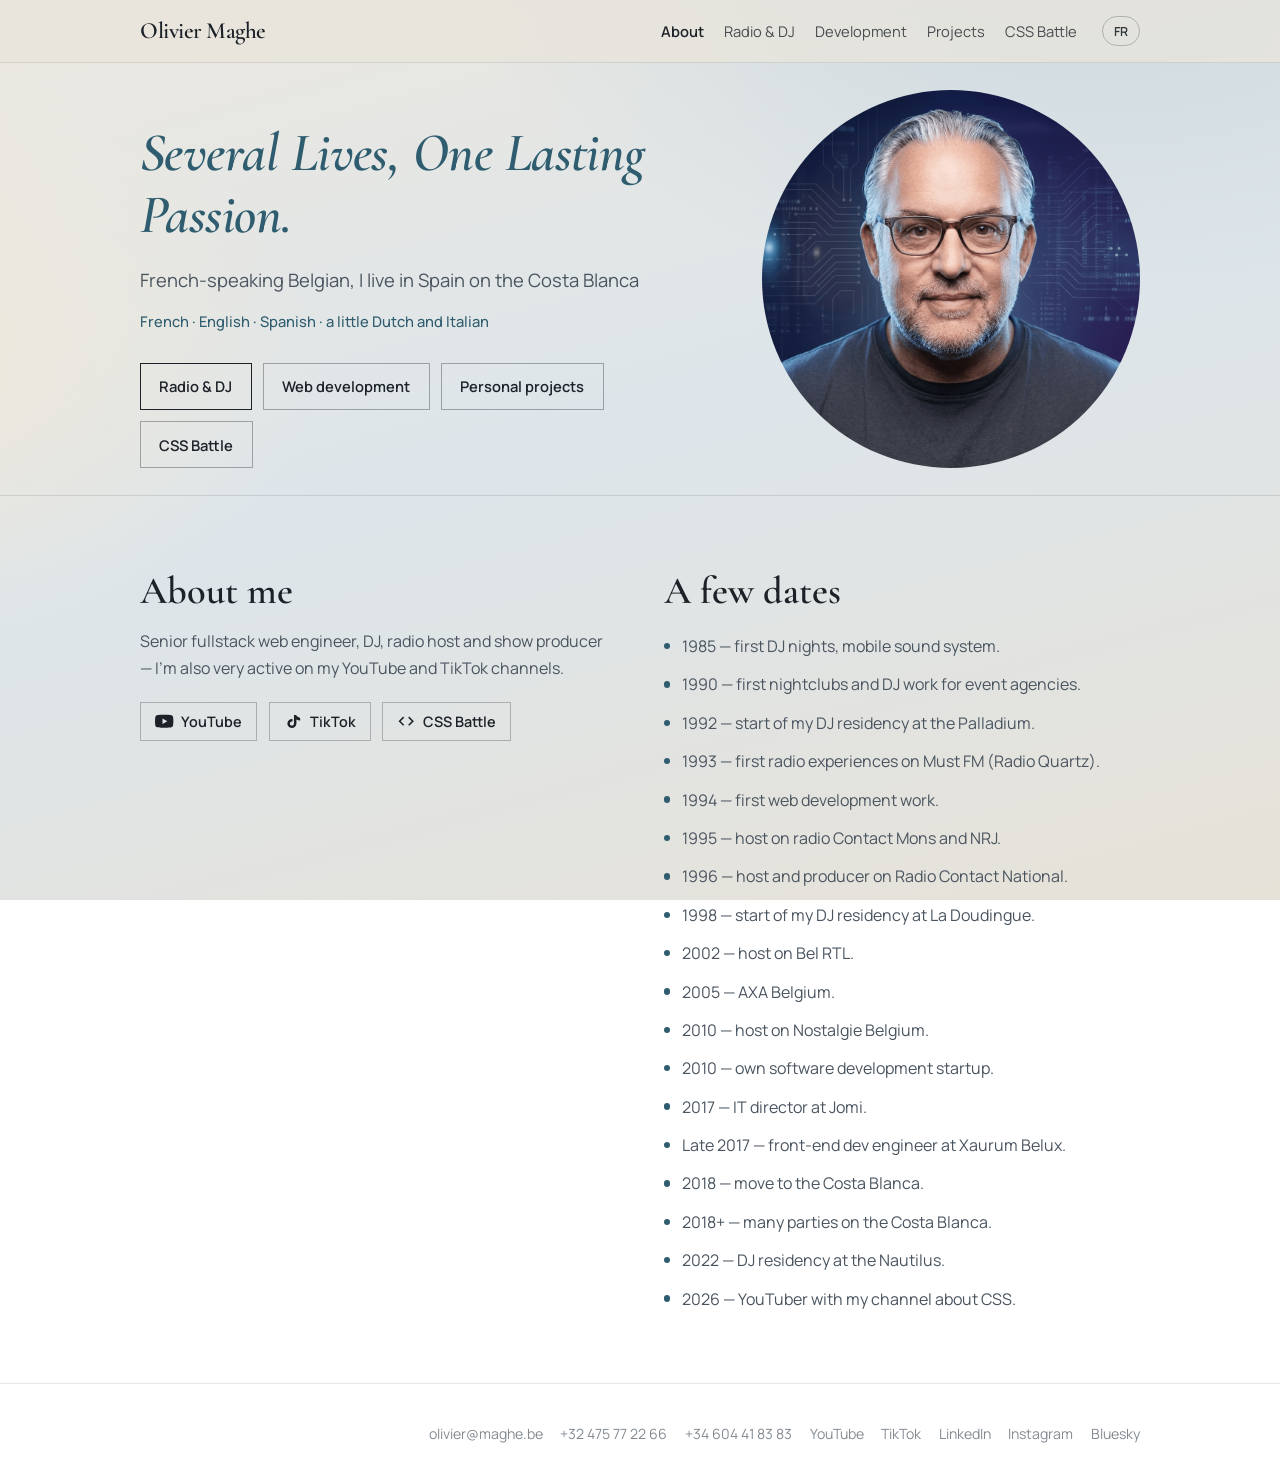
<file: index.html>
<!DOCTYPE html>
<html lang="fr">
<head>
  <meta charset="UTF-8">
  <meta name="viewport" content="width=device-width, initial-scale=1">
  <title>Olivier Maghe — Présentation</title>
  <meta name="description" content="Olivier Maghe, belge francophone installé sur la Costa Blanca. Musique, code et voyages.">
  <link rel="icon" href="images/oliviermaghe-avatar.png" type="image/png">
  <link rel="stylesheet" href="css/base.css">
  <link rel="stylesheet" href="css/presentation.css">
  <script defer src="https://stats.oliviermaghe.com/script.js" data-website-id="4e92ca2d-2685-4aad-9cf3-33c216ab6a5a"></script>
</head>
<body class="page-home" data-title-key="home.metaTitle" data-desc-key="home.metaDesc">
  <header class="site-header">
    <a class="brand" href="index.html">Olivier Maghe</a>
    <button class="nav-toggle" type="button" data-nav-toggle aria-expanded="false" aria-controls="site-nav" aria-label="Menu">
      <span></span><span></span><span></span>
    </button>
    <nav class="site-nav" id="site-nav" data-nav-panel>
      <a href="index.html" aria-current="page" data-i18n="nav.home">Présentation</a>
      <a href="radio.html" data-i18n="nav.radio">Radio & DJ</a>
      <a href="web.html" data-i18n="nav.web">Développement</a>
      <a href="projets.html" data-i18n="nav.projects">Projets</a>
      <a href="css-battle.html" data-i18n="nav.cssbattle">CSS Battle</a>
      <button type="button" class="lang-toggle" data-lang-toggle>EN</button>
    </nav>
  </header>

  <main>
    <section class="hero">
      <div class="hero-copy">
        <h1 class="headline" data-i18n="home.headline">Plusieurs Vies, Une même passion.</h1>
        <p class="lead" data-i18n="home.lead">Belge francophone, je vis en Espagne sur la Costa Blanca</p>
        <p class="langs" data-i18n="home.langs">Français · Anglais · Espagnol · un peu de néerlandais et d’italien</p>
        <div class="cta-row">
          <a class="cta" href="radio.html" data-i18n="home.ctaRadio">Radio & DJ</a>
          <a class="cta cta-ghost" href="web.html" data-i18n="home.ctaWeb">Développement web</a>
          <a class="cta cta-ghost" href="projets.html" data-i18n="home.ctaProjects">Projets personnels</a>
          <a class="cta cta-ghost" href="css-battle.html" data-i18n="home.ctaCssbattle">CSS Battle</a>
        </div>
      </div>
      <div class="hero-visual" aria-hidden="false">
        <img src="images/oliviermaghe-avatar.png" alt="Portrait d’Olivier Maghe" width="1024" height="1024">
      </div>
    </section>

    <section class="section">
      <div class="section-grid">
        <div class="about-block" data-reveal>
          <h2 data-i18n="home.aboutTitle">Qui suis-je</h2>
          <p data-i18n="home.aboutBody">Ingénieur Web senior fullstack, DJ, animateur radio, producteur de spectacles, je suis aussi très actif sur ma chaîne YouTube et TikTok.</p>
          <div class="about-socials">
            <a href="https://www.youtube.com/@oliviermaghe" target="_blank" rel="noopener">
              <svg class="about-social-icon" viewBox="0 0 24 24" aria-hidden="true" focusable="false">
                <path d="M23.5 6.2a3 3 0 0 0-2.1-2.1C19.5 3.5 12 3.5 12 3.5s-7.5 0-9.4.6A3 3 0 0 0 .5 6.2 31.5 31.5 0 0 0 0 12a31.5 31.5 0 0 0 .5 5.8 3 3 0 0 0 2.1 2.1c1.9.6 9.4.6 9.4.6s7.5 0 9.4-.6a3 3 0 0 0 2.1-2.1A31.5 31.5 0 0 0 24 12a31.5 31.5 0 0 0-.5-5.8zM9.8 15.5v-7l6.3 3.5-6.3 3.5z"/>
              </svg>
              <span>YouTube</span>
            </a>
            <a href="https://www.tiktok.com/@cssavecoli" target="_blank" rel="noopener">
              <svg class="about-social-icon" viewBox="0 0 24 24" aria-hidden="true" focusable="false">
                <path d="M19.6 6.8A5.4 5.4 0 0 1 16.2 5V4h-3.2v11.1a2.7 2.7 0 1 1-1.9-2.6V9.2a5.9 5.9 0 1 0 5.1 5.8V9.7a8.5 8.5 0 0 0 4.9 1.5V8a5.4 5.4 0 0 1-1.5-1.2z"/>
              </svg>
              <span>TikTok</span>
            </a>
            <a href="css-battle.html">
              <svg class="about-social-icon" viewBox="0 0 24 24" aria-hidden="true" focusable="false">
                <path d="M9.4 16.6 4.8 12l4.6-4.6L8 6l-6 6 6 6 1.4-1.4zm5.2 0 4.6-4.6-4.6-4.6L16 6l6 6-6 6-1.4-1.4z"/>
              </svg>
              <span>CSS Battle</span>
            </a>
          </div>
        </div>

        <div class="section-milestones" data-reveal="delay">
          <h2 data-i18n="home.milestonesTitle">Quelques dates</h2>
          <ul class="milestones">
            <li data-i18n="home.m1985">1985 — premières soirées DJ, sono mobile.</li>
            <li data-i18n="home.m1990">1990 — premières discothèques et DJ pour des agences événementielles.</li>
            <li data-i18n="home.m1992">1992 — début de ma résidence DJ au Palladium.</li>
            <li data-i18n="home.m1993">1993 — premières expériences radio sur Must FM (Radio Quartz).</li>
            <li data-i18n="home.m1994">1994 — premiers développements web.</li>
            <li data-i18n="home.m1995">1995 — animateur sur radio Contact Mons et NRJ.</li>
            <li data-i18n="home.m1996">1996 — animateur et producteur sur Radio Contact National.</li>
            <li data-i18n="home.m1998">1998 — début de ma résidence DJ à La Doudingue.</li>
            <li data-i18n="home.m2002">2002 — animateur sur Bel RTL.</li>
            <li data-i18n="home.m2005">2005 — AXA Belgium.</li>
            <li data-i18n="home.m2010radio">2010 — animateur sur Nostalgie Belgique.</li>
            <li data-i18n="home.m2010">2010 — propre startup de développement informatique.</li>
            <li data-i18n="home.m2017">2017 — directeur informatique chez Jomi.</li>
            <li data-i18n="home.m2017b">Fin 2017 — front-end dev engineer chez Xaurum Belux.</li>
            <li data-i18n="home.m2018">2018 — installation sur la Costa Blanca.</li>
            <li data-i18n="home.m2018b">2018+ — nombreuses soirées sur la Costa Blanca.</li>
            <li data-i18n="home.m2022">2022 — résidence DJ au Nautilus.</li>
            <li data-i18n="home.m2026">2026 — youtubeur avec ma chaîne sur le CSS.</li>
          </ul>
        </div>
      </div>
    </section>
  </main>

  <footer class="site-footer">
    <div class="socials" aria-label="Réseaux sociaux">
      <a href="mailto:olivier@maghe.be">olivier@maghe.be</a>
      <a href="tel:+32475772266">+32 475 77 22 66</a>
      <a href="tel:+34604418383">+34 604 41 83 83</a>
      <a href="https://www.youtube.com/@oliviermaghe" target="_blank" rel="noopener">YouTube</a>
      <a href="https://www.tiktok.com/@cssavecoli" target="_blank" rel="noopener">TikTok</a>
      <a href="https://www.linkedin.com/in/oliviermaghe/" target="_blank" rel="noopener">LinkedIn</a>
      <a href="https://www.instagram.com/oliviermaghe" target="_blank" rel="noopener">Instagram</a>
      <a href="https://bsky.app/profile/oliviermaghe.bsky.social" target="_blank" rel="noopener">Bluesky</a>
    </div>
  </footer>

  <script src="js/i18n.js"></script>
  <script src="js/main.js"></script>
</body>
</html>
</file>
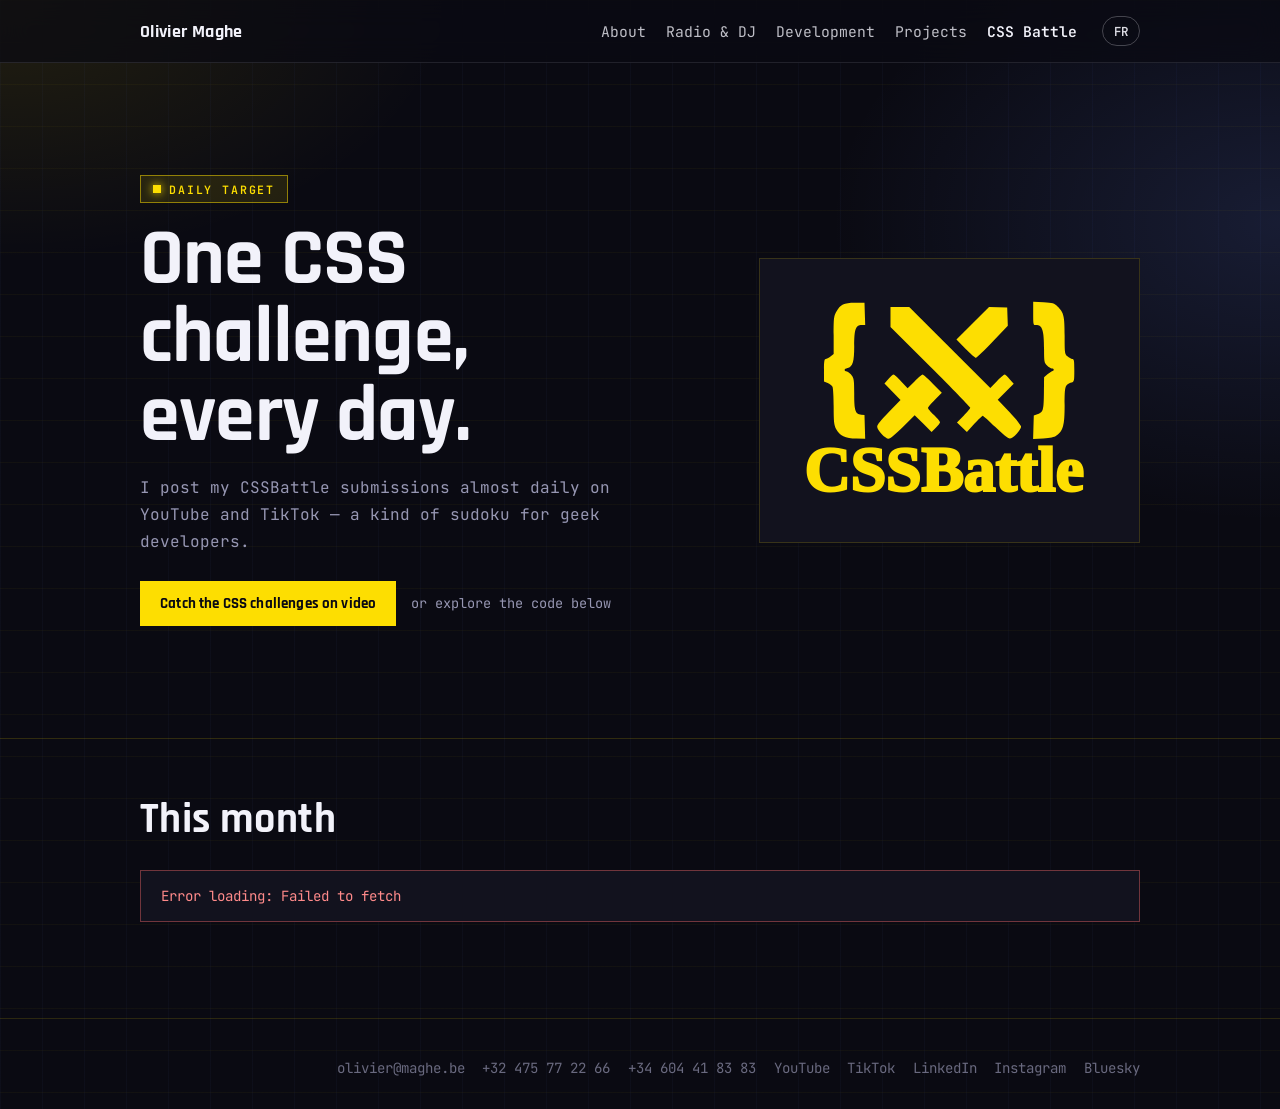
<file: css-battle.html>
<!DOCTYPE html>
<html lang="fr">
<head>
  <meta charset="UTF-8">
  <meta name="viewport" content="width=device-width, initial-scale=1">
  <title>Olivier Maghe — CSS Battle</title>
  <meta name="description" content="Un défi CSS par jour : chaque cible CSSBattle reproduite au pixel près avec le moins de caractères possible. Toutes mes soumissions, en direct depuis GitHub.">
  <link rel="icon" href="images/oliviermaghe-avatar.png" type="image/png">
  <!-- Partage réseaux sociaux : image régénérée à chaque Daily Target (Action du repo Olivier-cssbattles) -->
  <meta name="author" content="Olivier Maghe">
  <meta property="fb:app_id" content="1177195608321834">
  <meta property="og:type" content="website">
  <meta property="og:site_name" content="Olivier Maghe">
  <meta property="og:url" content="https://oliviermaghe.com/css-battle.html">
  <meta property="og:title" content="Olivier Maghe — CSS Battle">
  <meta property="og:description" content="Un défi CSS par jour : chaque cible CSSBattle reproduite au pixel près avec le moins de caractères possible. Toutes mes soumissions, en direct depuis GitHub.">
  <meta property="og:image" content="https://oliviermaghe.github.io/Olivier-cssbattles/og-latest.png">
  <meta property="og:image:width" content="1200">
  <meta property="og:image:height" content="630">
  <meta property="og:image:alt" content="Le dernier défi CSSBattle relevé par Olivier Maghe">
  <meta name="twitter:card" content="summary_large_image">
  <meta name="twitter:image" content="https://oliviermaghe.github.io/Olivier-cssbattles/og-latest.png">
  <link rel="stylesheet" href="css/base.css">
  <link rel="stylesheet" href="css/battle.css">
  <script defer src="https://stats.oliviermaghe.com/script.js" data-website-id="4e92ca2d-2685-4aad-9cf3-33c216ab6a5a"></script>
</head>
<body class="page-battle" data-title-key="cssbattle.metaTitle" data-desc-key="cssbattle.metaDesc">
  <header class="site-header">
    <a class="brand" href="index.html">Olivier Maghe</a>
    <button class="nav-toggle" type="button" data-nav-toggle aria-expanded="false" aria-controls="site-nav" aria-label="Menu">
      <span></span><span></span><span></span>
    </button>
    <nav class="site-nav" id="site-nav" data-nav-panel>
      <a href="index.html" data-i18n="nav.home">Présentation</a>
      <a href="radio.html" data-i18n="nav.radio">Radio & DJ</a>
      <a href="web.html" data-i18n="nav.web">Développement</a>
      <a href="projets.html" data-i18n="nav.projects">Projets</a>
      <a href="css-battle.html" aria-current="page" data-i18n="nav.cssbattle">CSS Battle</a>
      <button type="button" class="lang-toggle" data-lang-toggle>EN</button>
    </nav>
  </header>

  <main>
    <section class="battle-hero">
      <div class="battle-hero-content">
        <div class="battle-badge" data-i18n="cssbattle.badge">Daily target</div>
        <h1 class="headline" data-i18n="cssbattle.headline">Un défi CSS,
chaque jour.</h1>
        <p class="lead" data-i18n="cssbattle.lead">Je poste presque quotidiennement mes soumissions CSSBattle sur YouTube et TikTok — une sorte de sudoku pour geeks développeurs.</p>
        <div class="battle-hero-cta">
          <a class="battle-cta-btn" href="https://www.youtube.com/@oliviermaghe" target="_blank" rel="noopener">
            <span data-i18n="cssbattle.ctaVideo">Retrouvez les défis CSS en vidéo</span>
          </a>
          <span class="battle-cta-or" data-i18n="cssbattle.ctaOr">ou explorez les codes ci-dessous</span>
        </div>
      </div>
      <div class="battle-hero-logo" aria-hidden="true">
        <img src="images/logo-cssbattle.svg" alt="" width="500" height="348">
      </div>
    </section>

    <section class="battle-board" id="battle">
      <h2 data-i18n="cssbattle.currentTitle" data-reveal>Ce mois-ci</h2>

      <div class="battle-status" id="battleStatus">
        <p data-i18n="cssbattle.loading">Chargement des défis…</p>
      </div>

      <div class="battle-grid" id="battleGallery"></div>

      <section class="battle-archive" id="battleArchive" hidden>
        <h2 data-i18n="cssbattle.archiveTitle">Archives</h2>
        <div class="battle-archive-months" id="battleArchiveMonths"></div>
      </section>
    </section>
  </main>

  <footer class="site-footer">
    <div class="socials" aria-label="Réseaux sociaux">
      <a href="mailto:olivier@maghe.be">olivier@maghe.be</a>
      <a href="tel:+32475772266">+32 475 77 22 66</a>
      <a href="tel:+34604418383">+34 604 41 83 83</a>
      <a href="https://www.youtube.com/@oliviermaghe" target="_blank" rel="noopener">YouTube</a>
      <a href="https://www.tiktok.com/@cssavecoli" target="_blank" rel="noopener">TikTok</a>
      <a href="https://www.linkedin.com/in/oliviermaghe/" target="_blank" rel="noopener">LinkedIn</a>
      <a href="https://www.instagram.com/oliviermaghe" target="_blank" rel="noopener">Instagram</a>
      <a href="https://bsky.app/profile/oliviermaghe.bsky.social" target="_blank" rel="noopener">Bluesky</a>
    </div>
  </footer>

  <script src="js/i18n.js"></script>
  <script src="js/main.js"></script>
  <script src="js/cssbattle.js"></script>
</body>
</html>
</file>
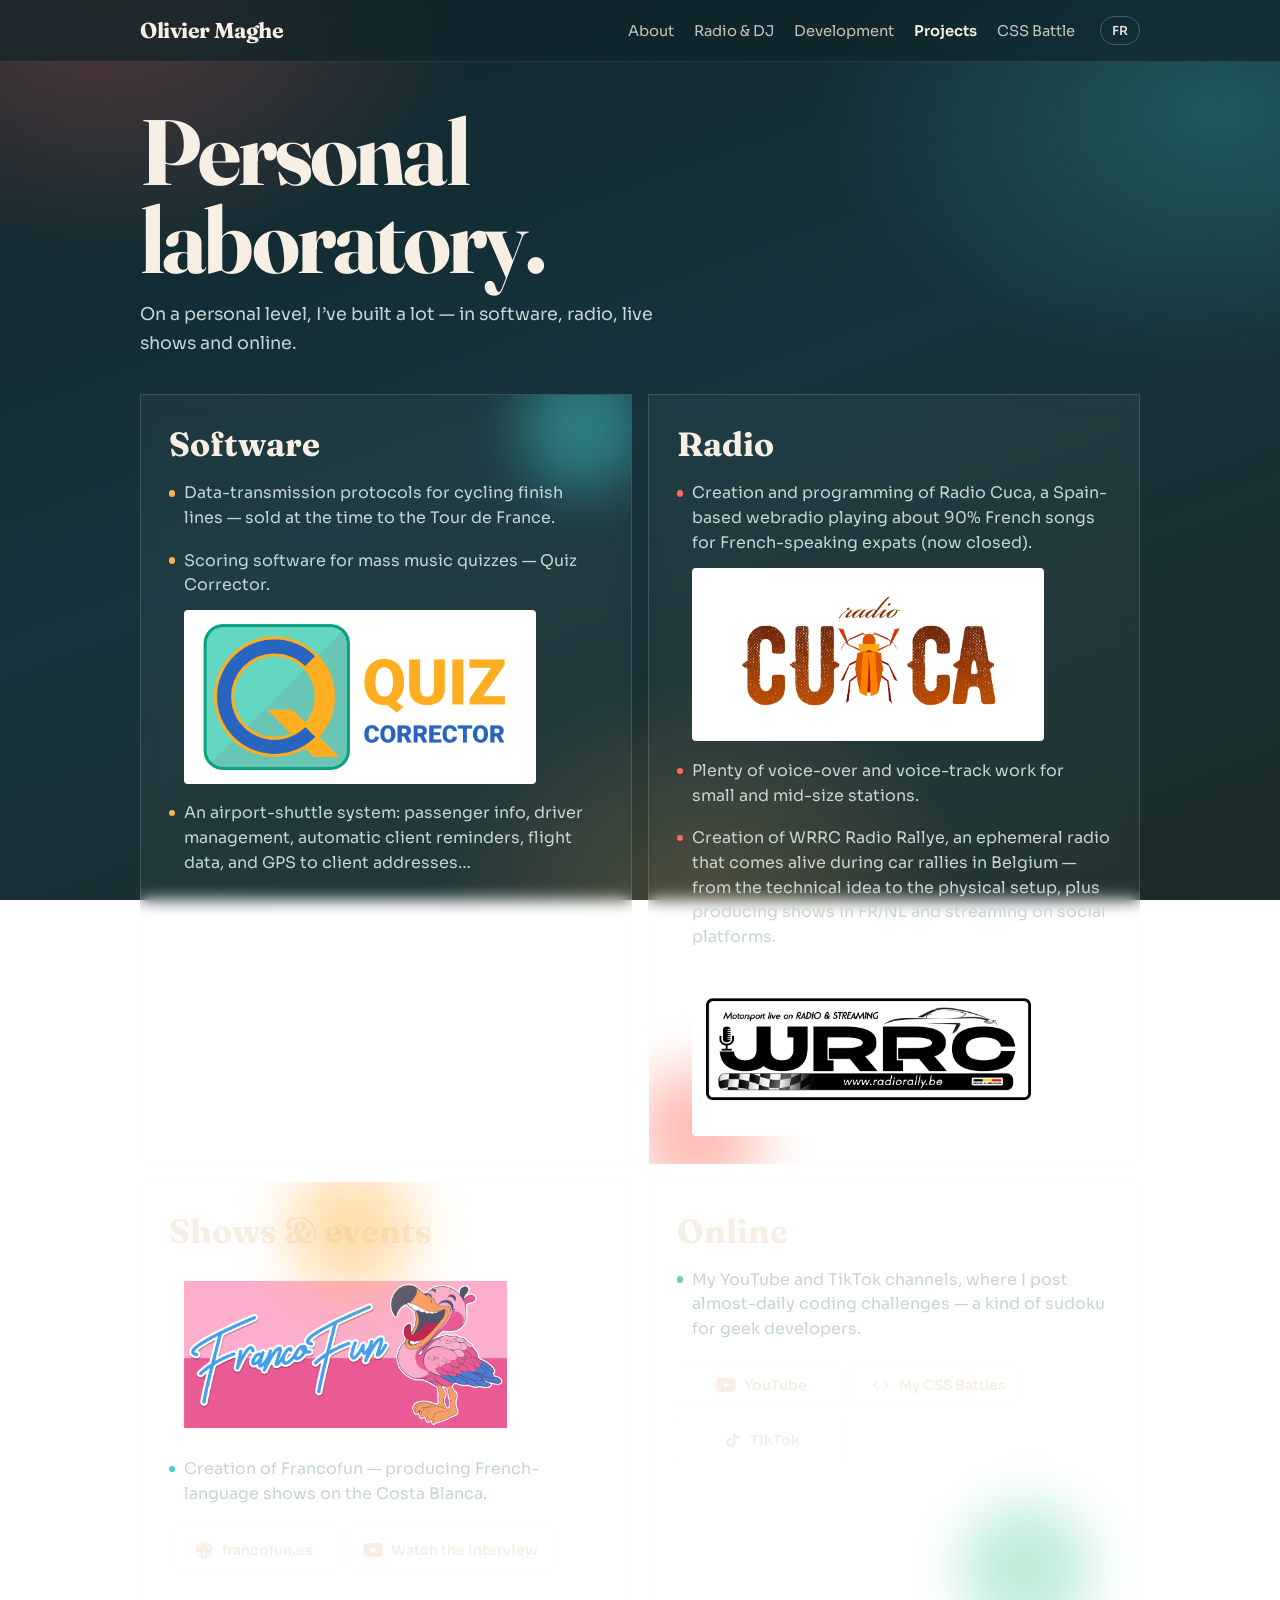
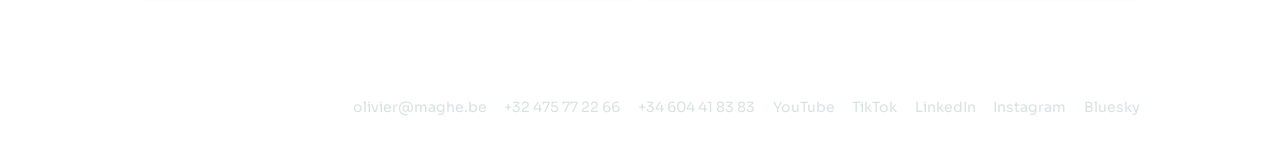
<file: projets.html>
<!DOCTYPE html>
<html lang="fr">
<head>
  <meta charset="UTF-8">
  <meta name="viewport" content="width=device-width, initial-scale=1">
  <title>Olivier Maghe — Projets personnels</title>
  <meta name="description" content="Informatique, radio, spectacles et défis CSS au quotidien.">
  <link rel="icon" href="images/oliviermaghe-avatar.png" type="image/png">
  <link rel="stylesheet" href="css/base.css">
  <link rel="stylesheet" href="css/projets.css">
  <script defer src="https://stats.oliviermaghe.com/script.js" data-website-id="4e92ca2d-2685-4aad-9cf3-33c216ab6a5a"></script>
</head>
<body class="page-projects" data-title-key="projects.metaTitle" data-desc-key="projects.metaDesc">
  <header class="site-header">
    <a class="brand" href="index.html">Olivier Maghe</a>
    <button class="nav-toggle" type="button" data-nav-toggle aria-expanded="false" aria-controls="site-nav" aria-label="Menu">
      <span></span><span></span><span></span>
    </button>
    <nav class="site-nav" id="site-nav" data-nav-panel>
      <a href="index.html" data-i18n="nav.home">Présentation</a>
      <a href="radio.html" data-i18n="nav.radio">Radio & DJ</a>
      <a href="web.html" data-i18n="nav.web">Développement</a>
      <a href="projets.html" aria-current="page" data-i18n="nav.projects">Projets</a>
      <a href="css-battle.html" data-i18n="nav.cssbattle">CSS Battle</a>
      <button type="button" class="lang-toggle" data-lang-toggle>EN</button>
    </nav>
  </header>

  <main>
    <section class="projects-hero">
      <h1 class="headline" data-i18n="projects.headline">Laboratoire
personnel.</h1>
      <p class="lead" data-i18n="projects.lead">À titre personnel, j’ai développé beaucoup de choses — en informatique, en radio, en spectacle et sur internet.</p>
    </section>

    <section class="project-board">
      <article class="project-block tech" data-reveal>
        <h2 data-i18n="projects.techTitle">Informatique</h2>
        <ul class="project-items">
          <li data-i18n="projects.tech1">Des protocoles de transmission de données pour les lignes d’arrivée des courses cyclistes — vendus à l’époque au Tour de France.</li>
          <li class="project-item-with-logo">
            <p data-i18n="projects.tech2">Un programme de correction de quiz musicaux, pour des jeux de masse.</p>
            <div class="project-logo">
              <img src="images/quizcorrector.png" alt="Quiz Corrector" width="1003" height="452">
            </div>
          </li>
          <li data-i18n="projects.tech3">Un programme de récolte d’informations pour des navettes aéroport (transport de personnes) et de gestion des chauffeurs : préparation automatique des rappels aux clients, consultation des données de vol, GPS automatique vers les adresses des clients…</li>
        </ul>
      </article>

      <article class="project-block radio" data-reveal="delay">
        <h2 data-i18n="projects.radioTitle">Radio</h2>
        <ul class="project-items">
          <li class="project-item-with-logo">
            <p data-i18n="projects.radio1">Création et programmation de Radio Cuca, une webradio basée en Espagne mais diffusant environ 90 % de chansons françaises pour les expatriés francophones (aventure terminée).</p>
            <div class="project-logo">
              <img src="images/Radio-Cuca.png" alt="Radio Cuca" width="1003" height="452">
            </div>
          </li>
          <li data-i18n="projects.radio2">Beaucoup de voix off et de voice-track pour des radios de petite et moyenne envergure.</li>
          <li class="project-item-with-logo">
            <p data-i18n="projects.radio3">Création de WRRC Radio Rallye, une radio éphémère qui prend vie lors des rallyes automobile en Belgique — de l’idée technique à la mise en place physique, jusqu’à la production des émissions en FR/NL et le streaming sur les réseaux sociaux.</p>
            <div class="project-logo">
              <img src="images/wrrc.png" alt="WRRC Radio Rallye" width="1003" height="452">
            </div>
          </li>
        </ul>
      </article>

      <article class="project-block show" data-reveal>
        <h2 data-i18n="projects.showTitle">Animation & spectacle</h2>
        <div class="project-logo project-logo-franco">
          <img src="images/francofun.png" alt="Francofun" width="1003" height="452">
        </div>
        <ul class="project-items">
          <li data-i18n="projects.show1">Création de Francofun — producteur de spectacles francophones sur la Costa Blanca.</li>
        </ul>
        <div class="project-links">
          <a href="https://www.francofun.es/" target="_blank" rel="noopener">
            <svg class="btn-icon btn-icon-svg" viewBox="0 0 24 24" aria-hidden="true" focusable="false">
              <path d="M12 2C6.5 2 2 6.5 2 12s4.5 10 10 10 10-4.5 10-10S17.5 2 12 2zm7.4 8.5h-3.2a15.5 15.5 0 0 0-1.4-5.2 8 8 0 0 1 4.6 5.2zM12 4c.9 1.4 1.6 3.3 2 6.5H10c.4-3.2 1.1-5.1 2-6.5zM4.1 14.5h3.2c.2 1.9.7 3.6 1.4 5.2A8 8 0 0 1 4.1 14.5zM7.3 9.5H4.1a8 8 0 0 1 4.6-5.2 15.5 15.5 0 0 0-1.4 5.2zM9.9 14.5h4.2c-.4 3-1.1 4.8-2.1 6.1-.9-1.3-1.7-3.1-2.1-6.1zm4.2-5H9.9c.4-3 1.1-4.8 2.1-6.1.9 1.3 1.7 3.1 2.1 6.1zm.5 10.2c.7-1.6 1.2-3.3 1.4-5.2h3.2a8 8 0 0 1-4.6 5.2z"/>
            </svg>
            <span data-i18n="projects.showCta">francofun.es</span>
          </a>
          <a href="https://www.youtube.com/watch?v=lADlxYq3ZqA" target="_blank" rel="noopener">
            <svg class="btn-icon btn-icon-svg" viewBox="0 0 24 24" aria-hidden="true" focusable="false">
              <path d="M23.5 6.2a3 3 0 0 0-2.1-2.1C19.5 3.5 12 3.5 12 3.5s-7.5 0-9.4.6A3 3 0 0 0 .5 6.2 31.5 31.5 0 0 0 0 12a31.5 31.5 0 0 0 .5 5.8 3 3 0 0 0 2.1 2.1c1.9.6 9.4.6 9.4.6s7.5 0 9.4-.6a3 3 0 0 0 2.1-2.1A31.5 31.5 0 0 0 24 12a31.5 31.5 0 0 0-.5-5.8zM9.8 15.5v-7l6.3 3.5-6.3 3.5z"/>
            </svg>
            <span data-i18n="projects.showInterview">Voir l’interview</span>
          </a>
        </div>
      </article>

      <article class="project-block net" data-reveal="delay">
        <h2 data-i18n="projects.netTitle">Sur le net</h2>
        <ul class="project-items">
          <li data-i18n="projects.net1">Création de ma chaîne YouTube et TikTok, sur laquelle je poste quasi quotidiennement des défis informatiques. Une espèce de sudoku pour geeks développeurs.</li>
        </ul>
        <div class="project-links">
          <a href="https://www.youtube.com/@oliviermaghe" target="_blank" rel="noopener">
            <svg class="btn-icon btn-icon-svg" viewBox="0 0 24 24" aria-hidden="true" focusable="false">
              <path d="M23.5 6.2a3 3 0 0 0-2.1-2.1C19.5 3.5 12 3.5 12 3.5s-7.5 0-9.4.6A3 3 0 0 0 .5 6.2 31.5 31.5 0 0 0 0 12a31.5 31.5 0 0 0 .5 5.8 3 3 0 0 0 2.1 2.1c1.9.6 9.4.6 9.4.6s7.5 0 9.4-.6a3 3 0 0 0 2.1-2.1A31.5 31.5 0 0 0 24 12a31.5 31.5 0 0 0-.5-5.8zM9.8 15.5v-7l6.3 3.5-6.3 3.5z"/>
            </svg>
            <span data-i18n="projects.youtube">YouTube</span>
          </a>
          <a href="css-battle.html">
            <svg class="btn-icon btn-icon-svg" viewBox="0 0 24 24" aria-hidden="true" focusable="false">
              <path d="M9.4 16.6 4.8 12l4.6-4.6L8 6l-6 6 6 6 1.4-1.4zm5.2 0 4.6-4.6-4.6-4.6L16 6l6 6-6 6-1.4-1.4z"/>
            </svg>
            <span data-i18n="projects.cssbattle">Mes CSS Battles</span>
          </a>
          <a href="https://www.tiktok.com/@cssavecoli" target="_blank" rel="noopener">
            <svg class="btn-icon btn-icon-svg" viewBox="0 0 24 24" aria-hidden="true" focusable="false">
              <path d="M19.6 6.8A5.4 5.4 0 0 1 16.2 5V4h-3.2v11.1a2.7 2.7 0 1 1-1.9-2.6V9.2a5.9 5.9 0 1 0 5.1 5.8V9.7a8.5 8.5 0 0 0 4.9 1.5V8a5.4 5.4 0 0 1-1.5-1.2z"/>
            </svg>
            <span data-i18n="projects.tiktok">TikTok</span>
          </a>
        </div>
      </article>
    </section>
  </main>

  <footer class="site-footer">
    <div class="socials" aria-label="Réseaux sociaux">
      <a href="mailto:olivier@maghe.be">olivier@maghe.be</a>
      <a href="tel:+32475772266">+32 475 77 22 66</a>
      <a href="tel:+34604418383">+34 604 41 83 83</a>
      <a href="https://www.youtube.com/@oliviermaghe" target="_blank" rel="noopener">YouTube</a>
      <a href="https://www.tiktok.com/@cssavecoli" target="_blank" rel="noopener">TikTok</a>
      <a href="https://www.linkedin.com/in/oliviermaghe/" target="_blank" rel="noopener">LinkedIn</a>
      <a href="https://www.instagram.com/oliviermaghe" target="_blank" rel="noopener">Instagram</a>
      <a href="https://bsky.app/profile/oliviermaghe.bsky.social" target="_blank" rel="noopener">Bluesky</a>
    </div>
  </footer>

  <script src="js/i18n.js"></script>
  <script src="js/main.js"></script>
</body>
</html>
</file>
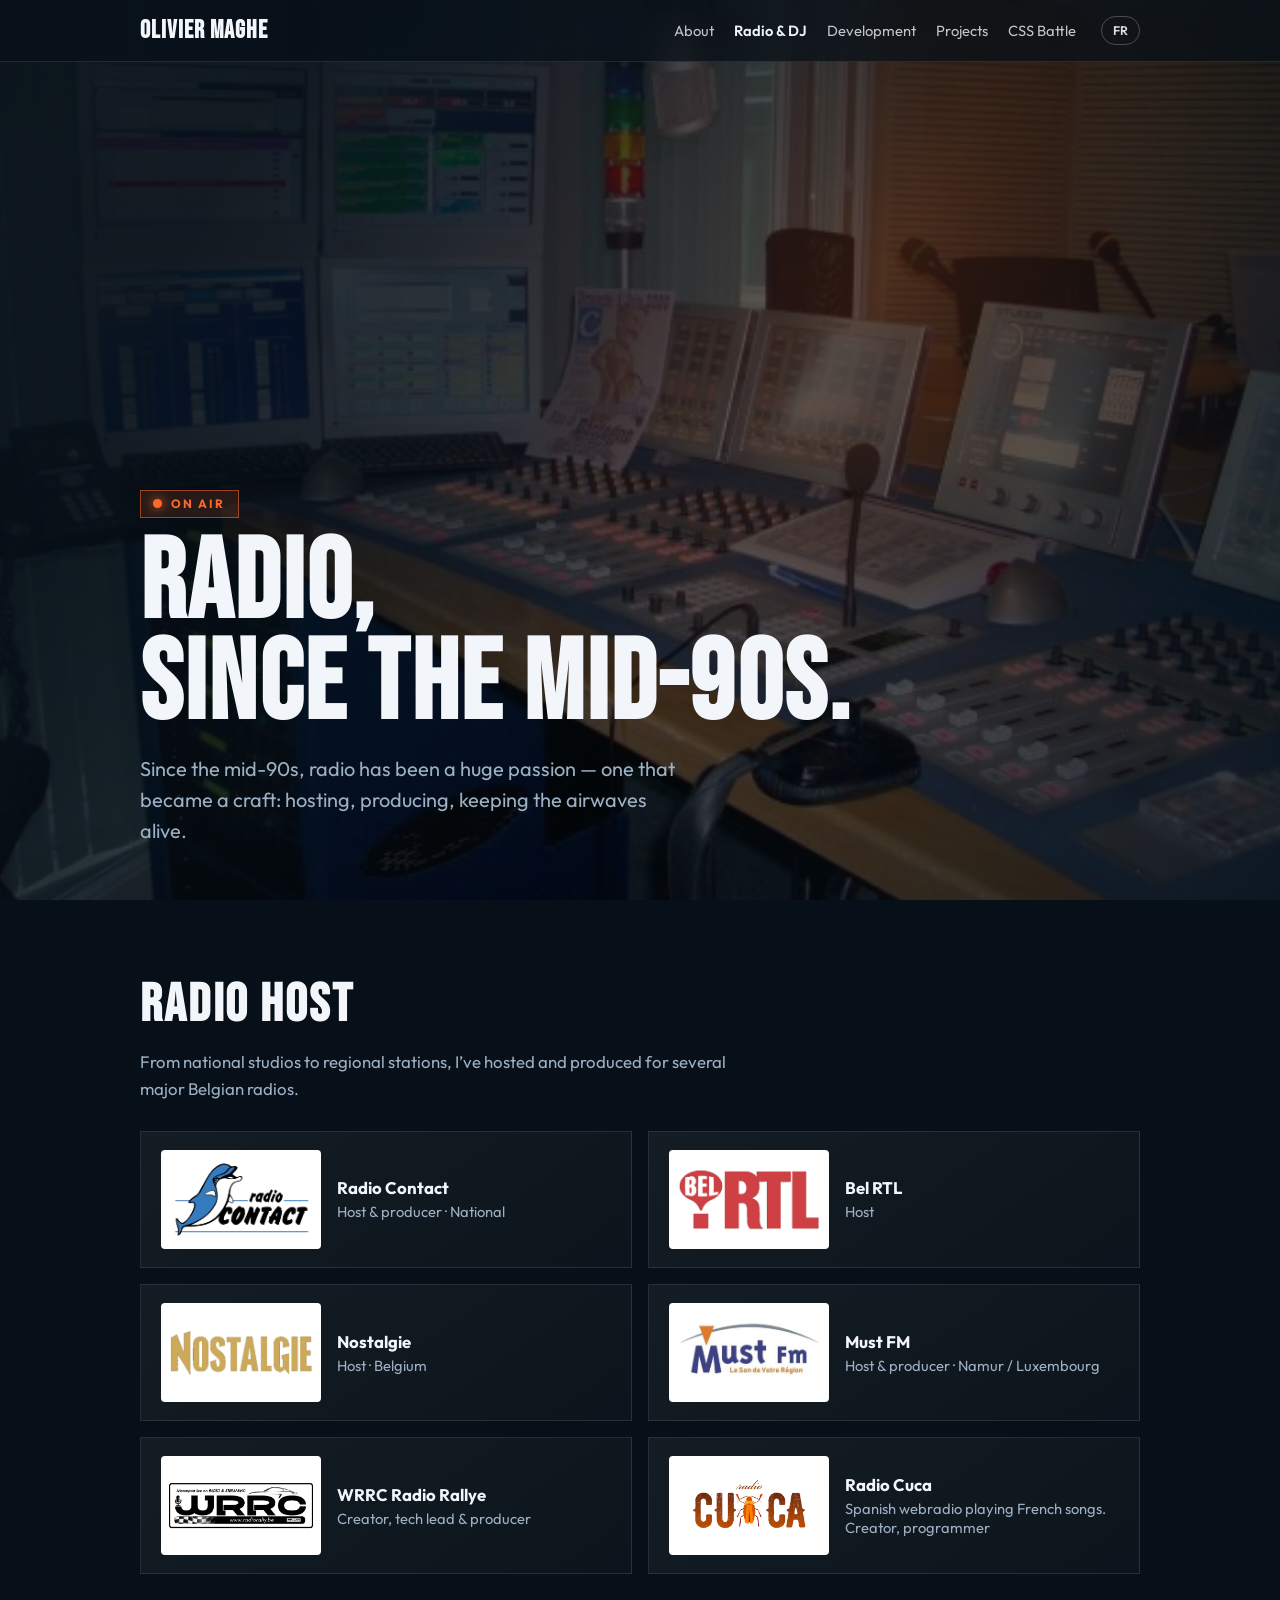
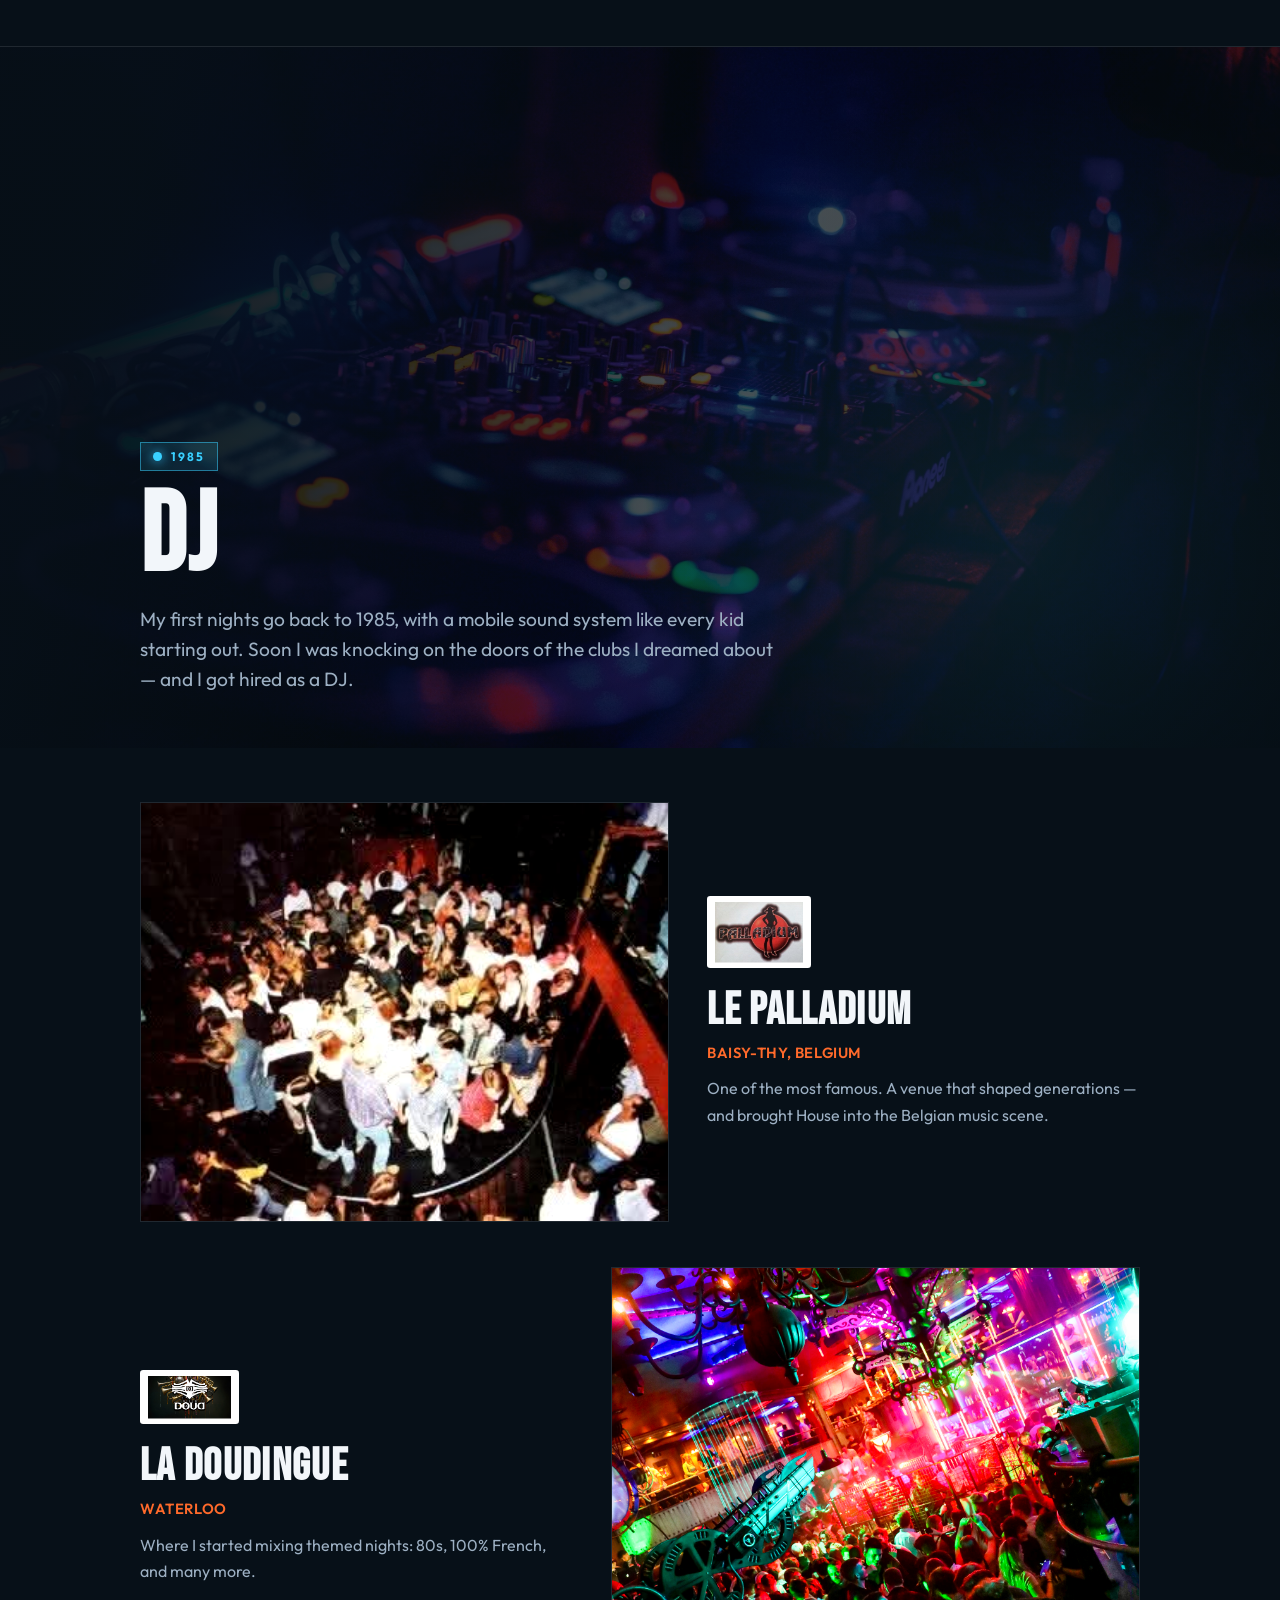
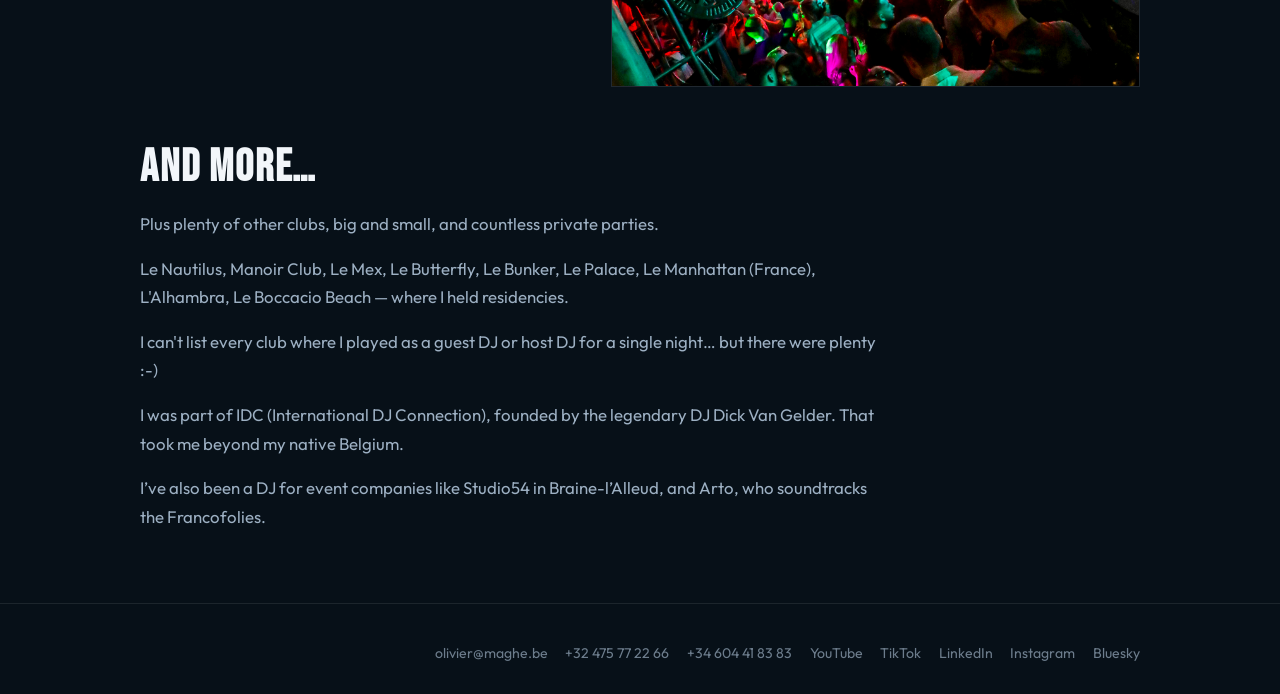
<file: radio.html>
<!DOCTYPE html>
<html lang="fr">
<head>
  <meta charset="UTF-8">
  <meta name="viewport" content="width=device-width, initial-scale=1">
  <title>Olivier Maghe — Radio & DJ</title>
  <meta name="description" content="Animateur radio et DJ : Contact, Bel RTL, Nostalgie, Must FM, Palladium, La Doudingue.">
  <link rel="icon" href="images/oliviermaghe-avatar.png" type="image/png">
  <link rel="stylesheet" href="css/base.css">
  <link rel="stylesheet" href="css/radio.css">
  <script defer src="https://stats.oliviermaghe.com/script.js" data-website-id="4e92ca2d-2685-4aad-9cf3-33c216ab6a5a"></script>
</head>
<body class="page-radio" data-title-key="radio.metaTitle" data-desc-key="radio.metaDesc">
  <header class="site-header">
    <a class="brand" href="index.html">Olivier Maghe</a>
    <button class="nav-toggle" type="button" data-nav-toggle aria-expanded="false" aria-controls="site-nav" aria-label="Menu">
      <span></span><span></span><span></span>
    </button>
    <nav class="site-nav" id="site-nav" data-nav-panel>
      <a href="index.html" data-i18n="nav.home">Présentation</a>
      <a href="radio.html" aria-current="page" data-i18n="nav.radio">Radio & DJ</a>
      <a href="web.html" data-i18n="nav.web">Développement</a>
      <a href="projets.html" data-i18n="nav.projects">Projets</a>
      <a href="css-battle.html" data-i18n="nav.cssbattle">CSS Battle</a>
      <button type="button" class="lang-toggle" data-lang-toggle>EN</button>
    </nav>
  </header>

  <main>
    <section class="radio-hero">
      <div class="radio-hero-bg" aria-hidden="true">
        <img src="images/studio-radio.png" alt="" width="604" height="453">
      </div>
      <div class="radio-hero-content">
        <div class="on-air" data-i18n="radio.onAir">ON AIR</div>
        <h1 class="headline" data-i18n="radio.headline">La radio,
depuis le milieu des années 90.</h1>
        <p class="lead" data-i18n="radio.lead">Depuis le milieu des années 90, la radio a été une grosse passion — devenue métier : animer, produire, faire vibrer les ondes.</p>
      </div>
    </section>

    <section class="stations" id="radio">
      <h2 data-i18n="radio.stationsTitle" data-reveal>Animateur radio</h2>
      <p class="section-intro" data-i18n="radio.stationsIntro" data-reveal>Des studios nationaux aux antennes régionales, j’ai animé et produit pour plusieurs grandes radios belges.</p>
      <div class="station-grid">
        <article class="station" data-reveal>
          <div class="station-logo">
            <img src="images/logos/contact.png" alt="Radio Contact" width="625" height="385">
          </div>
          <div>
            <h3>Radio Contact</h3>
            <p data-i18n="radio.contactRole">Animateur & producteur · National</p>
          </div>
        </article>

        <article class="station" data-reveal="delay">
          <div class="station-logo">
            <img src="images/logos/belrtl.png" alt="Bel RTL" width="625" height="385">
          </div>
          <div>
            <h3>Bel RTL</h3>
            <p data-i18n="radio.belrtlRole">Animateur</p>
          </div>
        </article>

        <article class="station" data-reveal>
          <div class="station-logo">
            <img src="images/logos/nostalgie.png" alt="Nostalgie" width="625" height="385">
          </div>
          <div>
            <h3>Nostalgie</h3>
            <p data-i18n="radio.nostalgieRole">Animateur</p>
          </div>
        </article>

        <article class="station" data-reveal="delay">
          <div class="station-logo">
            <img src="images/logos/mustfm.png" alt="Must FM" width="625" height="385">
          </div>
          <div>
            <h3>Must FM</h3>
            <p data-i18n="radio.mustRole">Animateur & producteur · Namur / Luxembourg</p>
          </div>
        </article>

        <article class="station" data-reveal>
          <div class="station-logo">
            <img src="images/wrrc.png" alt="WRRC Radio Rallye" width="1003" height="452">
          </div>
          <div>
            <h3>WRRC Radio Rallye</h3>
            <p data-i18n="radio.wrrcRole">Créateur, tech lead & producteur</p>
          </div>
        </article>

        <article class="station" data-reveal="delay">
          <div class="station-logo">
            <img src="images/Radio-Cuca.png" alt="Radio Cuca" width="1003" height="452">
          </div>
          <div>
            <h3>Radio Cuca</h3>
            <p data-i18n="radio.cucaDesc">Web espagnole diffusant des chansons françaises.</p>
            <p data-i18n="radio.cucaRole">Créateur, programmateur</p>
          </div>
        </article>
      </div>
    </section>

    <section class="dj-hero" id="dj">
      <div class="dj-hero-bg" aria-hidden="true">
        <img src="images/djbooth.jpg" alt="" width="3000" height="2000">
      </div>
      <div class="dj-hero-content">
        <div class="on-air dj-badge" data-i18n="radio.djBadge">FROM 1985</div>
        <h2 class="headline" data-i18n="radio.djTitle">DJ</h2>
        <p class="lead" data-i18n="radio.djLead">Mes premières soirées datent de 1985, avec une sono mobile comme tous les jeunes qui démarrent. Très vite, j’ai frappé aux portes des discothèques qui me faisaient rêver — et j’ai été engagé comme DJ.</p>
      </div>
    </section>

    <section class="venues">
      <article class="venue" data-reveal>
        <div class="venue-media">
          <img src="images/palladium-public.jpg" alt="Le Palladium" width="407" height="283">
        </div>
        <div class="venue-copy">
          <img class="venue-logo" src="images/palladium-logo.jpg" alt="Logo Palladium" width="300" height="208">
          <h3 data-i18n="radio.palladiumTitle">Le Palladium</h3>
          <p class="venue-place" data-i18n="radio.palladiumPlace">Baisy-Thy, Belgique</p>
          <p data-i18n="radio.palladiumBody">L’une des plus célèbres. Une salle qui a marqué des générations — et l’arrivée de la House dans le paysage musical belge.</p>
        </div>
      </article>

      <article class="venue venue-alt" data-reveal>
        <div class="venue-media">
          <img src="images/doudingue-public.jpg" alt="La Doudingue" width="1667" height="2500">
        </div>
        <div class="venue-copy">
          <img class="venue-logo venue-logo-wide" src="images/ladoudingue-logo.jpg" alt="Logo La Doudingue" width="1194" height="625">
          <h3 data-i18n="radio.doudingueTitle">La Doudingue</h3>
          <p class="venue-place" data-i18n="radio.doudinguePlace">Waterloo</p>
          <p data-i18n="radio.doudingueBody">Là où j’ai commencé à mixer pour des soirées à thèmes musicaux précis : 80s, 100 % FR, et bien d’autres.</p>
        </div>
      </article>
    </section>

    <section class="dj-more" data-reveal>
      <h2 data-i18n="radio.moreTitle">Et encore…</h2>
      <p data-i18n="radio.moreBody1">Mais aussi quantité d’autres clubs, plus ou moins gros, et tellement de soirées privées.</p>
      <p data-i18n="radio.moreClubsList">Le Nautilus, Manoir Club, Le Mex, Le Butterfly, Le Bunker, Le Palace, Le Manhattan (France), L’Alhambra, Le Boccacio Beach — où j’ai eu des résidences.</p>
      <p data-i18n="radio.moreGuest">Je ne peux pas faire la liste des clubs où j’ai joué comme guest DJ ou host DJ pour une soirée… Mais il y en a beaucoup :-)</p>
      <p data-i18n="radio.moreBody2">J’ai fait partie d’IDC (International DJ Connection), créée par le célèbre DJ Dick Van Gelder. Cela m’a permis de jouer dans d’autres pays que ma Belgique natale.</p>
      <p data-i18n="radio.moreBody3">J’ai été DJ pour des sociétés d’événements comme Studio54 à Braine-l’Alleud, ou Arto qui sonorise les Francofolies.</p>
    </section>
  </main>

  <footer class="site-footer">
    <div class="socials" aria-label="Réseaux sociaux">
      <a href="mailto:olivier@maghe.be">olivier@maghe.be</a>
      <a href="tel:+32475772266">+32 475 77 22 66</a>
      <a href="tel:+34604418383">+34 604 41 83 83</a>
      <a href="https://www.youtube.com/@oliviermaghe" target="_blank" rel="noopener">YouTube</a>
      <a href="https://www.tiktok.com/@cssavecoli" target="_blank" rel="noopener">TikTok</a>
      <a href="https://www.linkedin.com/in/oliviermaghe/" target="_blank" rel="noopener">LinkedIn</a>
      <a href="https://www.instagram.com/oliviermaghe" target="_blank" rel="noopener">Instagram</a>
      <a href="https://bsky.app/profile/oliviermaghe.bsky.social" target="_blank" rel="noopener">Bluesky</a>
    </div>
  </footer>

  <script src="js/i18n.js"></script>
  <script src="js/main.js"></script>
</body>
</html>
</file>
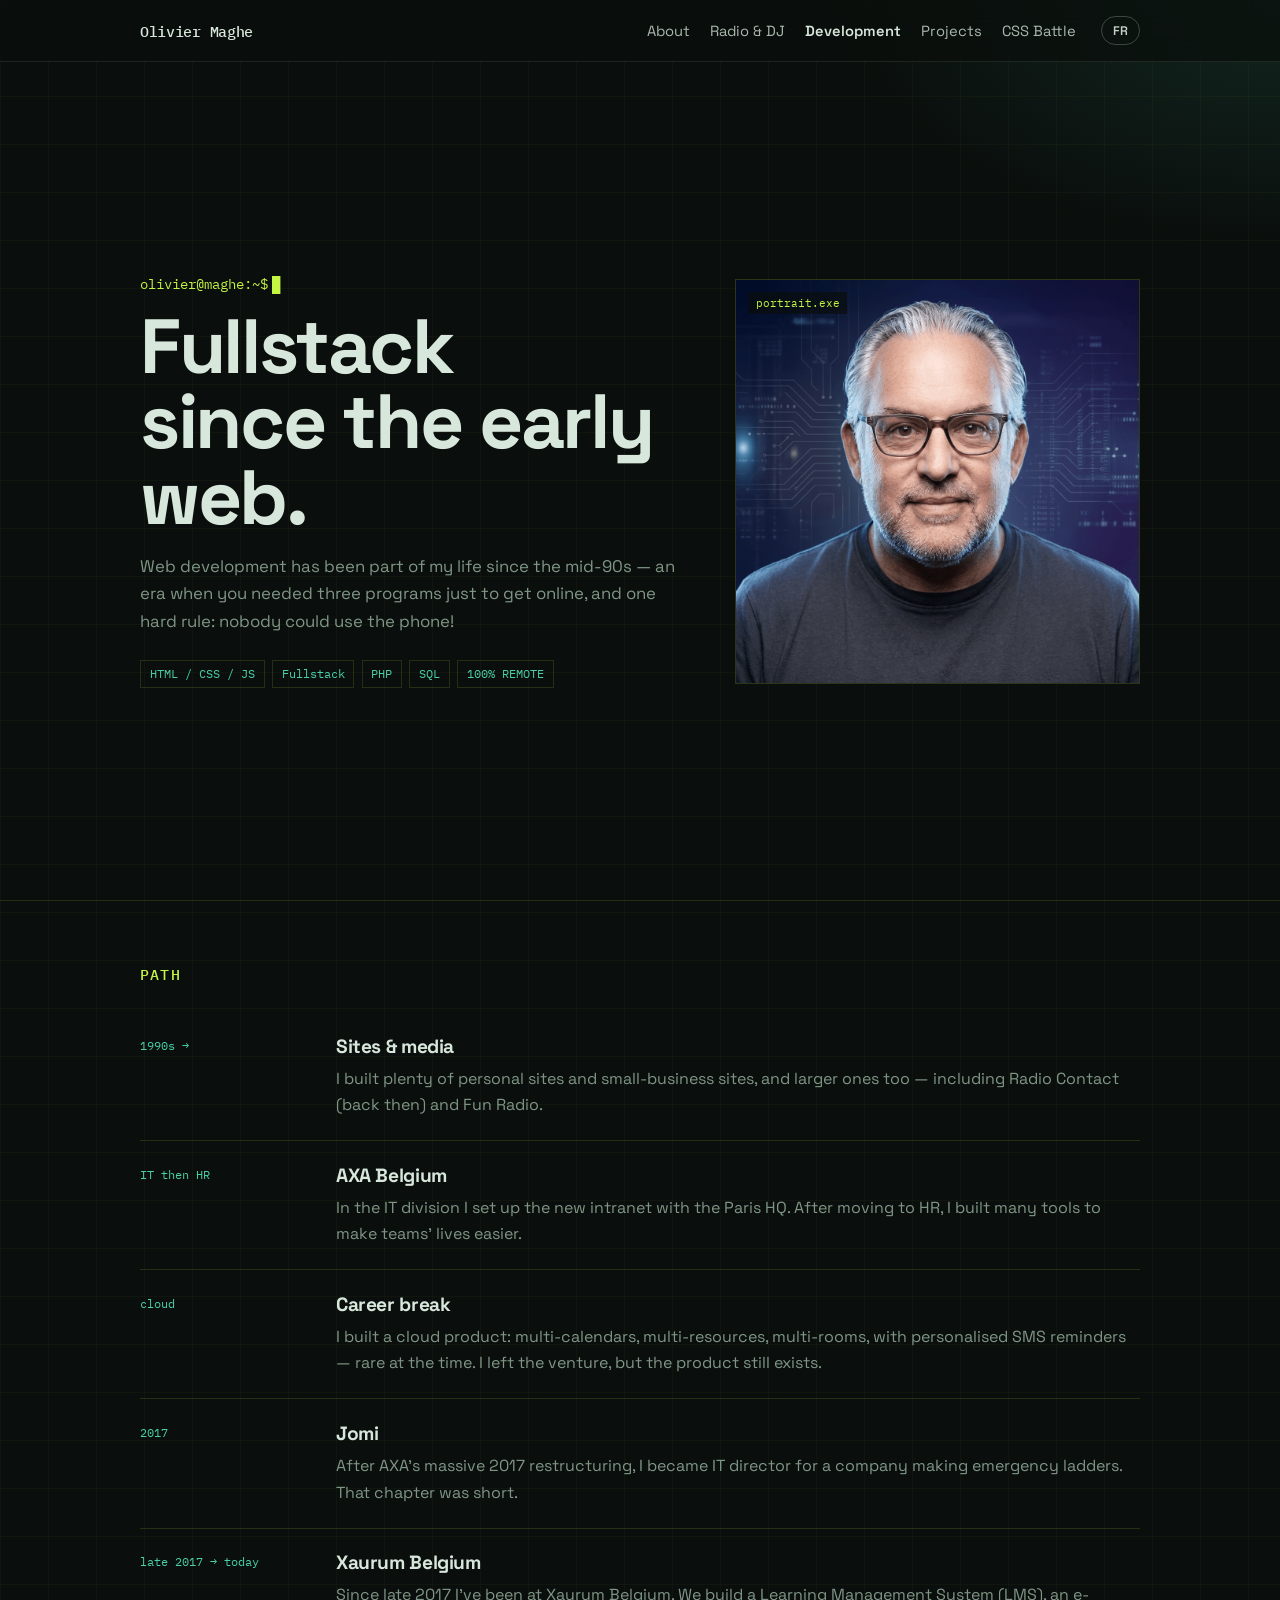
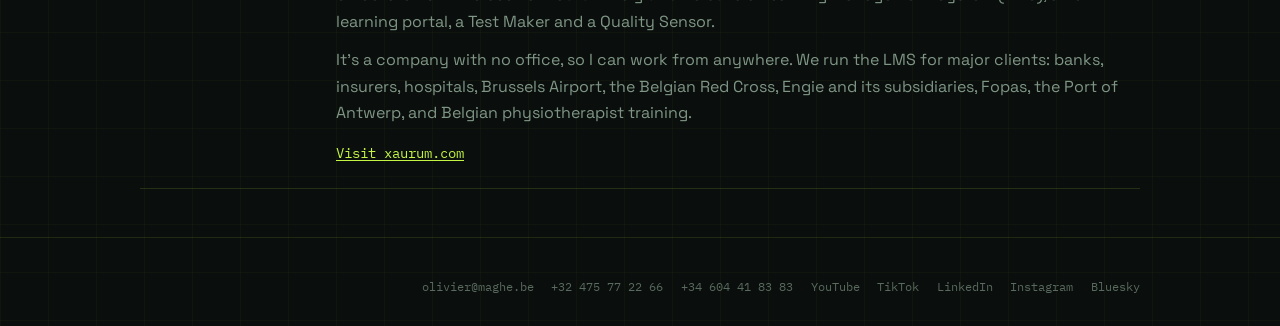
<file: web.html>
<!DOCTYPE html>
<html lang="fr">
<head>
  <meta charset="UTF-8">
  <meta name="viewport" content="width=device-width, initial-scale=1">
  <title>Olivier Maghe — Développeur fullstack</title>
  <meta name="description" content="Senior engineer fullstack. LMS, portails e-learning, outils RH et produits cloud.">
  <link rel="icon" href="images/oliviermaghe-avatar.png" type="image/png">
  <link rel="stylesheet" href="css/base.css">
  <link rel="stylesheet" href="css/web.css">
  <script defer src="https://stats.oliviermaghe.com/script.js" data-website-id="4e92ca2d-2685-4aad-9cf3-33c216ab6a5a"></script>
</head>
<body class="page-web" data-title-key="web.metaTitle" data-desc-key="web.metaDesc">
  <header class="site-header">
    <a class="brand" href="index.html">Olivier Maghe</a>
    <button class="nav-toggle" type="button" data-nav-toggle aria-expanded="false" aria-controls="site-nav" aria-label="Menu">
      <span></span><span></span><span></span>
    </button>
    <nav class="site-nav" id="site-nav" data-nav-panel>
      <a href="index.html" data-i18n="nav.home">Présentation</a>
      <a href="radio.html" data-i18n="nav.radio">Radio & DJ</a>
      <a href="web.html" aria-current="page" data-i18n="nav.web">Développement</a>
      <a href="projets.html" data-i18n="nav.projects">Projets</a>
      <a href="css-battle.html" data-i18n="nav.cssbattle">CSS Battle</a>
      <button type="button" class="lang-toggle" data-lang-toggle>EN</button>
    </nav>
  </header>

  <main>
    <section class="web-hero">
      <div>
        <p class="prompt" data-i18n="web.prompt">olivier@maghe:~$</p>
        <h1 class="headline" data-i18n="web.headline">Fullstack
depuis l’Internet naissant.</h1>
        <p class="lead" data-i18n="web.lead">Le développement web fait partie de ma vie depuis le milieu des années 90. Une époque où il fallait ouvrir trois programmes pour accéder à l’Internet naissant — et une condition sine qua non : personne ne pouvait téléphoner !</p>
        <div class="stack-pills" aria-label="stack">
          <span>HTML / CSS / JS</span>
          <span>Fullstack</span>
          <span>PHP</span>
          <span>SQL</span>
          <span>100% REMOTE</span>
        </div>
      </div>
      <div class="web-visual" data-label="portrait.exe">
        <img src="images/oliviermaghe-avatar.png" alt="Olivier Maghe" width="1024" height="1024">
      </div>
    </section>

    <section class="timeline">
      <h2 data-i18n="web.timelineTitle">Parcours</h2>
      <div class="timeline-list">
        <article class="job" data-reveal>
          <div class="job-meta" data-i18n="web.earlyMeta">années 90 →</div>
          <div>
            <h3 data-i18n="web.earlyTitle">Sites & médias</h3>
            <p data-i18n="web.earlyBody">J’ai développé beaucoup de sites personnels ou pour de petites entreprises, mais aussi de plus importants — comme celui de Radio Contact (de l’époque) et de Fun Radio.</p>
          </div>
        </article>
        <article class="job" data-reveal>
          <div class="job-meta" data-i18n="web.axaMeta">IT puis RH</div>
          <div>
            <h3 data-i18n="web.axaTitle">AXA Belgium</h3>
            <p data-i18n="web.axaBody">Au pôle informatique, j’ai mis en place le nouvel intranet en collaboration avec le siège parisien. Migré aux ressources humaines, j’ai développé de multiples outils pour faciliter la vie des équipes.</p>
          </div>
        </article>
        <article class="job" data-reveal>
          <div class="job-meta" data-i18n="web.pauseMeta">cloud</div>
          <div>
            <h3 data-i18n="web.pauseTitle">Pause carrière</h3>
            <p data-i18n="web.pauseBody">J’ai développé un programme cloud : multi-agendas, multi-ressources, multi-salles, avec rappels SMS personnalisés — ça n’existait pas à l’époque. J’ai quitté l’aventure, mais le produit existe toujours.</p>
          </div>
        </article>
        <article class="job" data-reveal>
          <div class="job-meta" data-i18n="web.jomiMeta">2017</div>
          <div>
            <h3 data-i18n="web.jomiTitle">Jomi</h3>
            <p data-i18n="web.jomiBody">Après la restructuration massive d’AXA en 2017, je suis devenu directeur informatique d’une société qui fabrique des échelles de secours. Cette aventure a été de courte durée.</p>
          </div>
        </article>
        <article class="job" data-reveal>
          <div class="job-meta" data-i18n="web.xaurumMeta">fin 2017 → aujourd’hui</div>
          <div>
            <h3 data-i18n="web.xaurumTitle">Xaurum Belgium</h3>
            <p data-i18n="web.xaurumBody">Depuis fin 2017, je suis en poste chez Xaurum Belgium. Nous y fabriquons un Learning Management System (LMS), un portail e-learning, un Test Maker, un Quality Sensor.</p>
            <p class="job-follow" data-i18n="web.xaurumBody2">C’est une entreprise qui n’a pas de bureau, ce qui me permet de travailler depuis n’importe où. Nous gérons le LMS de gros clients : banques, assurances, hôpitaux, aéroport de Bruxelles, Croix-Rouge de Belgique, Engie et ses filiales, le Fopas, le port d’Anvers, ou encore la formation des kinés belges.</p>
            <p class="job-cta">
              <a href="https://xaurum.com" target="_blank" rel="noopener" data-i18n="web.xaurumCta">Voir xaurum.com</a>
            </p>
          </div>
        </article>
      </div>
    </section>
  </main>

  <footer class="site-footer">
    <div class="socials" aria-label="Réseaux sociaux">
      <a href="mailto:olivier@maghe.be">olivier@maghe.be</a>
      <a href="tel:+32475772266">+32 475 77 22 66</a>
      <a href="tel:+34604418383">+34 604 41 83 83</a>
      <a href="https://www.youtube.com/@oliviermaghe" target="_blank" rel="noopener">YouTube</a>
      <a href="https://www.tiktok.com/@cssavecoli" target="_blank" rel="noopener">TikTok</a>
      <a href="https://www.linkedin.com/in/oliviermaghe/" target="_blank" rel="noopener">LinkedIn</a>
      <a href="https://www.instagram.com/oliviermaghe" target="_blank" rel="noopener">Instagram</a>
      <a href="https://bsky.app/profile/oliviermaghe.bsky.social" target="_blank" rel="noopener">Bluesky</a>
    </div>
  </footer>

  <script src="js/i18n.js"></script>
  <script src="js/main.js"></script>
</body>
</html>
</file>
<file: css/base.css>
:root {
  --page-max: 1000px;
  --page-gutter: 1.1rem;
  --page-inline: max(var(--page-gutter), calc((100% - var(--page-max)) / 2));
}

/* Shared foundation — Olivier Maghe */
*,
*::before,
*::after {
  box-sizing: border-box;
}

html {
  scroll-behavior: smooth;
  -webkit-text-size-adjust: 100%;
}

body {
  margin: 0;
  min-height: 100vh;
  text-rendering: optimizeLegibility;
  -webkit-font-smoothing: antialiased;
}

img,
svg {
  display: block;
  max-width: 100%;
  height: auto;
}

a {
  color: inherit;
  text-decoration-thickness: 0.08em;
  text-underline-offset: 0.18em;
}

a:hover {
  text-decoration: none;
}

button {
  font: inherit;
  color: inherit;
  cursor: pointer;
  border: none;
  background: none;
}

ul {
  margin: 0;
  padding: 0;
  list-style: none;
}

.sr-only {
  position: absolute;
  width: 1px;
  height: 1px;
  padding: 0;
  margin: -1px;
  overflow: hidden;
  clip: rect(0, 0, 0, 0);
  white-space: nowrap;
  border: 0;
}

.site-header {
  position: fixed;
  inset: 0 0 auto;
  z-index: 100;
  display: flex;
  align-items: center;
  justify-content: space-between;
  gap: 1rem;
  padding: 1rem var(--page-inline);
  background: color-mix(in srgb, var(--nav-bg, #0b0d10) 72%, transparent);
  backdrop-filter: blur(14px) saturate(1.1);
  -webkit-backdrop-filter: blur(14px) saturate(1.1);
  border-bottom: 1px solid color-mix(in srgb, currentColor 10%, transparent);
}

.brand {
  font-weight: 700;
  letter-spacing: -0.02em;
  text-decoration: none;
  font-size: 1.05rem;
  z-index: 2;
}

.brand:hover {
  opacity: 0.85;
}

.nav-toggle {
  display: none;
  z-index: 2;
  width: 2.5rem;
  height: 2.5rem;
  border-radius: 0.4rem;
  border: 1px solid color-mix(in srgb, currentColor 25%, transparent);
}

.nav-toggle span {
  display: block;
  width: 1.1rem;
  height: 2px;
  margin: 0.28rem auto;
  background: currentColor;
  transition: transform 0.25s ease, opacity 0.25s ease;
}

.nav-toggle[aria-expanded="true"] span:nth-child(1) {
  transform: translateY(0.34rem) rotate(45deg);
}

.nav-toggle[aria-expanded="true"] span:nth-child(2) {
  opacity: 0;
}

.nav-toggle[aria-expanded="true"] span:nth-child(3) {
  transform: translateY(-0.34rem) rotate(-45deg);
}

.site-nav {
  display: flex;
  align-items: center;
  gap: 0.35rem 1.25rem;
}

.site-nav a {
  text-decoration: none;
  font-size: 0.92rem;
  opacity: 0.78;
  transition: opacity 0.2s ease;
}

.site-nav a:hover,
.site-nav a[aria-current="page"] {
  opacity: 1;
}

.site-nav a[aria-current="page"] {
  font-weight: 600;
}

.lang-toggle {
  margin-left: 0.35rem;
  padding: 0.35rem 0.65rem;
  border: 1px solid color-mix(in srgb, currentColor 28%, transparent);
  border-radius: 999px;
  font-size: 0.78rem;
  font-weight: 600;
  letter-spacing: 0.04em;
  opacity: 0.9;
}

.lang-toggle:hover {
  opacity: 1;
}

.site-footer {
  padding: 2.5rem var(--page-inline) 2rem;
  display: flex;
  flex-wrap: wrap;
  gap: 1rem 2rem;
  justify-content: flex-end;
  align-items: center;
  font-size: 0.88rem;
  opacity: 0.85;
}

.socials {
  display: flex;
  flex-wrap: wrap;
  gap: 0.75rem 1.1rem;
}

.socials a {
  text-decoration: none;
  opacity: 0.8;
}

.socials a:hover {
  opacity: 1;
  text-decoration: underline;
}

[data-reveal] {
  opacity: 0;
  transform: translateY(1.1rem);
  transition: opacity 0.7s ease, transform 0.7s ease;
}

[data-reveal].is-visible {
  opacity: 1;
  transform: none;
}

[data-reveal="delay"] {
  transition-delay: 0.12s;
}

[data-reveal="delay-2"] {
  transition-delay: 0.24s;
}

@media (max-width: 860px) {
  .nav-toggle {
    display: inline-block;
  }

  .site-nav {
    position: fixed;
    inset: 0;
    flex-direction: column;
    justify-content: center;
    gap: 1.25rem;
    background: color-mix(in srgb, var(--nav-bg, #0b0d10) 96%, transparent);
    backdrop-filter: blur(12px);
    opacity: 0;
    pointer-events: none;
    transition: opacity 0.25s ease;
  }

  .site-nav.is-open {
    opacity: 1;
    pointer-events: auto;
  }

  .site-nav a {
    font-size: 1.35rem;
    opacity: 1;
  }

  .lang-toggle {
    margin-left: 0;
    margin-top: 0.5rem;
  }

  body.nav-open {
    overflow: hidden;
  }
}
</file>
<file: css/presentation.css>
/* Présentation — ambiance neutre, carte de visite */
@import url("https://fonts.googleapis.com/css2?family=Cormorant+Garamond:ital,wght@0,500;0,600;0,700;1,500&family=Manrope:wght@400;500;600;700&display=swap");

:root {
  --bg: #e8e4dc;
  --bg-2: #d5dfe6;
  --ink: #1c2228;
  --muted: #4a5560;
  --accent: #2f5d6f;
  --line: color-mix(in srgb, var(--ink) 12%, transparent);
  --nav-bg: #e8e4dc;
  --font-display: "Cormorant Garamond", Georgia, serif;
  --font-body: "Manrope", system-ui, sans-serif;
}

body.page-home {
  font-family: var(--font-body);
  color: var(--ink);
  background:
    radial-gradient(1200px 700px at 85% -10%, #c9d7e0 0%, transparent 55%),
    radial-gradient(900px 600px at -10% 40%, #efe8da 0%, transparent 50%),
    linear-gradient(165deg, #ece8e0 0%, #dde5ea 48%, #e7e2d8 100%);
  background-attachment: fixed;
}

.page-home .site-header {
  color: var(--ink);
  background: color-mix(in srgb, var(--nav-bg, #e8e4dc) 78%, transparent);
  backdrop-filter: blur(14px) saturate(1.1);
  -webkit-backdrop-filter: blur(14px) saturate(1.1);
}

.page-home .brand {
  font-family: var(--font-display);
  font-size: 1.45rem;
  font-weight: 600;
}

.hero {
  min-height: auto;
  display: grid;
  grid-template-columns: 1.05fr 0.95fr;
  align-items: end;
  gap: clamp(1.25rem, 3vw, 2.5rem);
  padding:
    clamp(5.5rem, 10vh, 6.5rem)
    var(--page-inline)
    clamp(1.5rem, 3vh, 2.25rem);
}

.hero-copy {
  padding-bottom: 0;
  align-self: end;
}

.eyebrow {
  margin: 0 0 1rem;
  font-size: 0.78rem;
  font-weight: 600;
  letter-spacing: 0.16em;
  text-transform: uppercase;
  color: var(--accent);
}

.hero h1 {
  margin: 0 0 1.1rem;
  font-family: var(--font-display);
  font-size: clamp(2.1rem, 4.6vw, 3.4rem);
  line-height: 1.15;
  font-weight: 600;
  font-style: italic;
  letter-spacing: -0.01em;
  color: var(--accent);
  max-width: 22ch;
}

.lead {
  margin: 0 0 1rem;
  max-width: 34rem;
  font-size: clamp(1.02rem, 1.6vw, 1.15rem);
  line-height: 1.65;
  color: var(--muted);
}

.langs {
  margin: 0 0 2rem;
  font-size: 0.92rem;
  color: var(--accent);
  font-weight: 500;
}

.cta-row {
  display: flex;
  flex-wrap: wrap;
  gap: 0.7rem;
}

.cta {
  display: inline-flex;
  align-items: center;
  padding: 0.78rem 1.15rem;
  border: 1px solid var(--ink);
  text-decoration: none;
  font-size: 0.92rem;
  font-weight: 600;
  transition: background 0.2s ease, color 0.2s ease, transform 0.2s ease;
}

.cta:hover {
  background: var(--ink);
  color: var(--bg);
  transform: translateY(-1px);
}

.cta-ghost {
  border-color: color-mix(in srgb, var(--ink) 35%, transparent);
}

.hero-visual {
  position: relative;
  align-self: end;
  aspect-ratio: 1;
  width: min(100%, 42vh, 380px);
  justify-self: end;
  border-radius: 50%;
  overflow: hidden;
}

.hero-visual img {
  width: 100%;
  height: 100%;
  object-fit: cover;
  object-position: center top;
  filter: saturate(0.92) contrast(1.02);
}

.hero-visual::after {
  display: none;
}

.section {
  padding: clamp(3rem, 8vh, 5.5rem) var(--page-inline);
  border-top: 1px solid var(--line);
}

.section-grid {
  display: grid;
  grid-template-columns: 1fr 1fr;
  gap: clamp(1.5rem, 4vw, 3rem);
  max-width: none;
  align-items: start;
}

.about-block {
  max-width: 36rem;
}

.about-socials {
  display: flex;
  flex-wrap: wrap;
  gap: 0.7rem;
  margin-top: 1.25rem;
}

.about-socials a {
  display: inline-flex;
  align-items: center;
  gap: 0.45rem;
  padding: 0.55rem 0.9rem;
  border: 1px solid color-mix(in srgb, var(--ink) 28%, transparent);
  text-decoration: none;
  font-size: 0.9rem;
  font-weight: 600;
  transition: background 0.2s ease, color 0.2s ease, transform 0.2s ease;
}

.about-socials a:hover {
  background: var(--ink);
  color: var(--bg);
  transform: translateY(-1px);
}

.about-social-icon {
  width: 1.15rem;
  height: 1.15rem;
  fill: currentColor;
  flex-shrink: 0;
}

.section h2 {
  margin: 0 0 0.85rem;
  font-family: var(--font-display);
  font-size: clamp(1.8rem, 3vw, 2.4rem);
  font-weight: 600;
}

.section p {
  margin: 0;
  max-width: 36rem;
  line-height: 1.7;
  color: var(--muted);
}

.section-follow {
  margin: 1rem 0 0;
  max-width: 36rem;
  line-height: 1.7;
  color: var(--muted);
}

.section-milestones {
  max-width: none;
}

.section-milestones h2 {
  margin: 0 0 1.25rem;
  font-family: var(--font-display);
  font-size: clamp(1.8rem, 3vw, 2.4rem);
  font-weight: 600;
}

.milestones {
  display: grid;
  gap: 0.85rem;
  max-width: 40rem;
  margin: 0;
  padding: 0;
  list-style: none;
}

.milestones li {
  position: relative;
  padding-left: 1.1rem;
  line-height: 1.55;
  color: var(--muted);
}

.milestones li::before {
  content: "";
  position: absolute;
  left: 0;
  top: 0.55em;
  width: 0.4rem;
  height: 0.4rem;
  border-radius: 50%;
  background: var(--accent);
}

.page-home .site-footer {
  border-top: 1px solid var(--line);
  color: var(--muted);
}

@media (max-width: 900px) {
  .hero {
    grid-template-columns: 1fr;
    min-height: auto;
    padding-top: 5.5rem;
  }

  .hero-visual {
    width: min(58vw, 280px);
    justify-self: center;
  }

  .section-grid {
    grid-template-columns: 1fr;
  }
}

@media (prefers-reduced-motion: no-preference) {
  .hero-visual img {
    animation: home-rise 1.1s ease both;
  }

  .hero-copy {
    animation: home-fade 0.9s ease 0.15s both;
  }
}

@keyframes home-rise {
  from {
    opacity: 0;
    transform: scale(1.04);
  }
  to {
    opacity: 1;
    transform: none;
  }
}

@keyframes home-fade {
  from {
    opacity: 0;
    transform: translateY(12px);
  }
  to {
    opacity: 1;
    transform: none;
  }
}
</file>
<file: css/battle.css>
/* CSS Battle — ambiance arène de code */
@import url("https://fonts.googleapis.com/css2?family=Rajdhani:wght@500;600;700&family=JetBrains+Mono:wght@400;500;600&display=swap");

:root {
  --bg: #0a0a12;
  --panel: #12121e;
  --ink: #f2f2fa;
  --muted: #9797b3;
  --accent: #fdde01;
  --accent-2: #6c8cff;
  --line: rgba(253, 222, 1, 0.16);
  --nav-bg: #0a0a12;
  --font-display: "Rajdhani", "Arial Narrow", sans-serif;
  --font-mono: "JetBrains Mono", ui-monospace, monospace;
}

body.page-battle {
  font-family: var(--font-mono);
  color: var(--ink);
  background:
    linear-gradient(rgba(253, 222, 1, 0.035) 1px, transparent 1px),
    linear-gradient(90deg, rgba(108, 140, 255, 0.035) 1px, transparent 1px),
    radial-gradient(900px 520px at 0% 0%, rgba(253, 222, 1, 0.1), transparent 50%),
    radial-gradient(900px 600px at 100% 20%, rgba(108, 140, 255, 0.14), transparent 50%),
    var(--bg);
  background-size: 42px 42px, 42px 42px, auto, auto, auto;
}

.page-battle .site-header {
  color: var(--ink);
}

.page-battle .brand {
  font-family: var(--font-display);
  font-size: 1.15rem;
  font-weight: 700;
  letter-spacing: 0.02em;
}

/* —— Hero —— */
.battle-hero {
  display: grid;
  grid-template-columns: 1.2fr 0.8fr;
  align-items: center;
  gap: clamp(1.5rem, 4vw, 3rem);
  min-height: 82vh;
  padding:
    clamp(5.5rem, 12vh, 7rem)
    var(--page-inline)
    clamp(2rem, 5vh, 3rem);
}

.battle-badge {
  display: inline-flex;
  align-items: center;
  gap: 0.5rem;
  margin-bottom: 1.1rem;
  padding: 0.35rem 0.75rem;
  border: 1px solid rgba(253, 222, 1, 0.5);
  background: rgba(253, 222, 1, 0.1);
  color: var(--accent);
  font-family: var(--font-mono);
  font-size: 0.72rem;
  font-weight: 600;
  letter-spacing: 0.16em;
  text-transform: uppercase;
}

.battle-badge::before {
  content: "";
  width: 0.5rem;
  height: 0.5rem;
  background: var(--accent);
  box-shadow: 0 0 10px var(--accent);
}

.battle-hero h1 {
  margin: 0 0 1.1rem;
  font-family: var(--font-display);
  font-size: clamp(2.8rem, 7vw, 5rem);
  line-height: 0.98;
  font-weight: 700;
  letter-spacing: -0.01em;
}

.battle-hero .lead {
  margin: 0 0 1.6rem;
  max-width: 34rem;
  color: var(--muted);
  line-height: 1.7;
  font-size: 1rem;
}

.battle-hero-cta {
  display: flex;
  flex-wrap: wrap;
  align-items: center;
  gap: 0.9rem;
}

.battle-cta-btn {
  display: inline-flex;
  align-items: center;
  gap: 0.5rem;
  padding: 0.75rem 1.2rem;
  border: 1px solid var(--accent);
  background: var(--accent);
  color: var(--bg);
  font-family: var(--font-display);
  font-size: 0.95rem;
  font-weight: 700;
  letter-spacing: 0.01em;
  text-decoration: none;
  transition: background 0.2s ease, box-shadow 0.2s ease, transform 0.2s ease;
}

.battle-cta-btn:hover {
  background: transparent;
  color: var(--accent);
  box-shadow: 0 0 18px rgba(253, 222, 1, 0.35);
  transform: translateY(-1px);
}

.battle-cta-or {
  color: var(--muted);
  font-size: 0.85rem;
}

.battle-hero-logo {
  display: grid;
  place-items: center;
  padding: 2rem;
  border: 1px solid var(--line);
  background: var(--panel);
}

.battle-hero-logo img {
  width: 100%;
  height: auto;
  max-width: 320px;
}

/* —— Board —— */
.battle-board {
  padding: 0 var(--page-inline) clamp(3rem, 8vh, 5rem);
  border-top: 1px solid var(--line);
  padding-top: clamp(2.5rem, 6vh, 4rem);
}

.battle-board h2 {
  margin: 0 0 1.5rem;
  font-family: var(--font-display);
  font-size: clamp(1.8rem, 3.5vw, 2.6rem);
  font-weight: 700;
  letter-spacing: 0.01em;
}

.battle-status {
  padding: 1rem 1.25rem;
  margin-bottom: 1.5rem;
  border: 1px solid var(--line);
  background: var(--panel);
  color: var(--muted);
  font-size: 0.88rem;
}

.battle-status p {
  margin: 0;
}

.battle-status.is-error {
  border-color: rgba(255, 106, 106, 0.4);
  color: #ff8a8a;
}

.battle-grid {
  display: grid;
  grid-template-columns: repeat(auto-fill, minmax(210px, 1fr));
  gap: 1rem;
}

.battle-card {
  display: flex;
  flex-direction: column;
  border: 1px solid var(--line);
  background: var(--panel);
  overflow: hidden;
  transition: border-color 0.2s ease, transform 0.2s ease;
}

.battle-card:hover {
  border-color: rgba(253, 222, 1, 0.4);
  transform: translateY(-2px);
}

.battle-card__image {
  width: 100%;
  object-fit: cover;
  background: linear-gradient(135deg, rgba(253, 222, 1, 0.08), rgba(108, 140, 255, 0.06));
}

.battle-card__body {
  padding: 0.85rem 0.9rem 1rem;
  display: grid;
  gap: 0.65rem;
}

.battle-card__date {
  margin: 0;
  font-family: var(--font-display);
  font-size: 1rem;
  font-weight: 700;
  color: var(--ink);
}

.battle-stats {
  display: grid;
  gap: 0.4rem;
}

.battle-stat {
  display: grid;
  grid-template-columns: 1fr auto;
  align-items: center;
  gap: 0.5rem;
  padding: 0.4rem 0.55rem;
  background: rgba(255, 255, 255, 0.03);
}

.battle-stat__name {
  font-size: 0.72rem;
  color: var(--muted);
  text-transform: uppercase;
  letter-spacing: 0.04em;
}

.battle-stat__value {
  font-size: 0.85rem;
  font-weight: 600;
  color: var(--accent-2);
}

.battle-card__links {
  display: flex;
  gap: 0.5rem;
  flex-wrap: wrap;
}

.battle-card__link {
  text-decoration: none;
  color: var(--accent);
  font-size: 0.76rem;
  border: 1px solid rgba(253, 222, 1, 0.25);
  padding: 0.45rem 0.6rem;
  background: rgba(253, 222, 1, 0.06);
}

.battle-card__link:hover {
  background: rgba(253, 222, 1, 0.14);
}

/* —— Archive —— */
.battle-archive {
  margin-top: 2rem;
}

.battle-archive h2 {
  font-size: clamp(1.3rem, 2.5vw, 1.7rem);
  color: var(--muted);
}

.battle-archive-months {
  display: flex;
  flex-direction: column;
  gap: 0.75rem;
}

.battle-archive-month summary {
  cursor: pointer;
  list-style: none;
  display: inline-flex;
  align-items: center;
  padding: 0.85rem 1.2rem;
  border: 1px solid var(--line);
  background: var(--panel);
  color: var(--ink);
  font-family: var(--font-display);
  font-weight: 600;
  letter-spacing: 0.02em;
  transition: border-color 0.2s ease;
}

.battle-archive-month summary::-webkit-details-marker,
.battle-archive-month summary::marker {
  display: none;
  content: "";
}

.battle-archive-month summary:hover {
  border-color: var(--accent-2);
}

.battle-archive-month[open] summary {
  margin-bottom: 1.1rem;
  border-color: rgba(253, 222, 1, 0.4);
}

.battle-archive-month .battle-grid {
  margin-top: 0;
}

.page-battle .site-footer {
  border-top: 1px solid var(--line);
  color: var(--muted);
}

@media (max-width: 900px) {
  .battle-hero {
    grid-template-columns: 1fr;
    min-height: auto;
  }

  .battle-hero-logo {
    order: -1;
    max-width: 220px;
    justify-self: center;
    padding: 1.25rem;
  }
}
</file>
<file: css/projets.css>
/* Projets — ambiance créative */
@import url("https://fonts.googleapis.com/css2?family=Fraunces:opsz,wght@9..144,500;9..144,700&family=Sora:wght@400;500;600;700&display=swap");

:root {
  --bg: #10242a;
  --ink: #f7efe4;
  --muted: #c5d5d2;
  --sun: #ffb347;
  --sea: #3ecfcf;
  --berry: #ff6b5a;
  --line: rgba(247, 239, 228, 0.14);
  --nav-bg: #10242a;
  --font-display: "Fraunces", Georgia, serif;
  --font-body: "Sora", system-ui, sans-serif;
}

body.page-projects {
  font-family: var(--font-body);
  color: var(--ink);
  background:
    radial-gradient(700px 480px at 8% 0%, rgba(255, 107, 90, 0.28), transparent 55%),
    radial-gradient(800px 520px at 95% 12%, rgba(62, 207, 207, 0.24), transparent 50%),
    radial-gradient(600px 500px at 55% 100%, rgba(255, 179, 71, 0.2), transparent 45%),
    linear-gradient(160deg, #10242a, #16343c 48%, #1c2a28);
  background-attachment: fixed;
}

.page-projects .site-header {
  color: var(--ink);
}

.page-projects .brand {
  font-family: var(--font-display);
  font-size: 1.35rem;
  font-weight: 700;
}

.projects-hero {
  padding:
    clamp(5.5rem, 12vh, 7rem)
    var(--page-inline)
    clamp(2rem, 4vh, 3rem);
  max-width: none;
}

.projects-hero h1 {
  margin: 0 0 1rem;
  font-family: var(--font-display);
  font-size: clamp(3rem, 8vw, 5.8rem);
  line-height: 0.95;
  font-weight: 700;
  letter-spacing: -0.03em;
}

.projects-hero .lead {
  margin: 0;
  max-width: 34rem;
  font-size: 1.1rem;
  line-height: 1.65;
  color: var(--muted);
}

.project-board {
  padding: 0 var(--page-inline) 3.5rem;
  display: grid;
  grid-template-columns: 1fr 1fr;
  gap: 1rem;
}

.project-block {
  padding: clamp(1.25rem, 2.5vw, 1.75rem);
  border: 1px solid var(--line);
  background: rgba(255, 255, 255, 0.04);
  backdrop-filter: blur(8px);
  position: relative;
  overflow: hidden;
}

.project-block::before {
  content: "";
  position: absolute;
  width: 8rem;
  height: 8rem;
  border-radius: 50%;
  filter: blur(28px);
  opacity: 0.45;
  pointer-events: none;
}

.project-block.tech::before {
  background: var(--sea);
  top: -2rem;
  right: -1rem;
}

.project-block.radio::before {
  background: var(--berry);
  bottom: -2rem;
  left: -1rem;
}

.project-block.show::before {
  background: var(--sun);
  top: -1rem;
  left: 30%;
}

.project-block.net::before {
  background: #6ad4a8;
  bottom: -2rem;
  right: 10%;
}

.project-block h2 {
  margin: 0 0 1rem;
  font-family: var(--font-display);
  font-size: clamp(1.6rem, 3vw, 2.1rem);
  font-weight: 700;
}

.project-items {
  display: grid;
  gap: 1.1rem;
  margin: 0;
  padding: 0;
  list-style: none;
}

.project-items > li {
  color: var(--muted);
  line-height: 1.55;
  padding-left: 0.95rem;
  position: relative;
}

.project-items > li::before {
  content: "";
  position: absolute;
  left: 0;
  top: 0.55em;
  width: 0.4rem;
  height: 0.4rem;
  border-radius: 50%;
  background: var(--sun);
}

.project-block.radio .project-items > li::before { background: var(--berry); }
.project-block.show .project-items > li::before { background: var(--sea); }
.project-block.net .project-items > li::before { background: #6ad4a8; }

.project-item-with-logo {
  display: grid;
  gap: 0.75rem;
}

.project-item-with-logo .project-logo {
  margin-left: 0;
}

.project-item-with-logo p {
  margin: 0;
  color: var(--muted);
  line-height: 1.55;
}

.project-logo {
  display: grid;
  place-items: center;
  width: min(100%, 22rem);
  aspect-ratio: 1003 / 452;
  height: auto;
  background: #fff;
  border-radius: 0.25rem;
  padding: 0.85rem;
  box-sizing: border-box;
}

.project-logo img {
  display: block;
  max-width: 100%;
  max-height: 100%;
  width: auto;
  height: auto;
  object-fit: contain;
  object-position: center;
}

.project-logo-franco {
  margin-bottom: 1rem;
}

.project-links {
  display: flex;
  flex-wrap: wrap;
  gap: 0.6rem;
  margin-top: 1.25rem;
}

.project-links a {
  display: inline-flex;
  align-items: center;
  justify-content: center;
  gap: 0.5rem;
  box-sizing: border-box;
  min-width: 10.5rem;
  width: auto;
  height: 2.85rem;
  padding: 0 0.95rem;
  text-decoration: none;
  border: 1px solid var(--line);
  font-size: 0.88rem;
  font-weight: 600;
  transition: background 0.2s ease, border-color 0.2s ease, transform 0.2s ease;
}

.project-links a:hover {
  border-color: var(--sun);
  background: rgba(255, 179, 71, 0.12);
  transform: translateY(-1px);
}

.project-links .btn-icon {
  flex-shrink: 0;
  width: 1.25rem;
  height: 1.25rem;
  object-fit: contain;
  display: block;
}

.project-links .btn-icon-svg {
  fill: currentColor;
}

.project-links a span {
  white-space: nowrap;
}

.page-projects .site-footer {
  border-top: 1px solid var(--line);
  color: var(--muted);
}

@media (max-width: 860px) {
  .project-board {
    grid-template-columns: 1fr;
  }
}

@media (prefers-reduced-motion: no-preference) {
  .project-block {
    transition: transform 0.35s ease, border-color 0.35s ease;
  }

  .project-block:hover {
    transform: translateY(-3px) rotate(-0.2deg);
    border-color: rgba(255, 179, 71, 0.35);
  }
}
</file>
<file: css/radio.css>
/* Radio & DJ — ambiance fun / studio */
@import url("https://fonts.googleapis.com/css2?family=Bebas+Neue&family=Outfit:wght@400;500;600;700&display=swap");

:root {
  --bg: #071018;
  --panel: #0d1a28;
  --ink: #f2f6fa;
  --muted: #9db0c3;
  --neon: #ff6a2b;
  --neon-2: #39d0ff;
  --line: rgba(255, 255, 255, 0.1);
  --nav-bg: #071018;
  --font-display: "Bebas Neue", Impact, sans-serif;
  --font-body: "Outfit", system-ui, sans-serif;
}

body.page-radio {
  font-family: var(--font-body);
  color: var(--ink);
  background: var(--bg);
}

.page-radio .site-header {
  color: var(--ink);
}

.page-radio .brand {
  font-family: var(--font-display);
  font-size: 1.55rem;
  letter-spacing: 0.04em;
}

.radio-hero {
  position: relative;
  min-height: 100vh;
  display: grid;
  align-items: end;
  overflow: hidden;
}

.radio-hero-bg {
  position: absolute;
  inset: 0;
}

.radio-hero-bg img {
  width: 100%;
  height: 100%;
  object-fit: cover;
  object-position: center 40%;
  filter: brightness(0.55) saturate(1.15) contrast(1.05);
  transform: scale(1.02);
}

.radio-hero-bg::after {
  content: "";
  position: absolute;
  inset: 0;
  background:
    linear-gradient(120deg, rgba(7, 16, 24, 0.88) 18%, rgba(7, 16, 24, 0.35) 58%, rgba(7, 16, 24, 0.75) 100%),
    radial-gradient(circle at 70% 30%, rgba(255, 106, 43, 0.28), transparent 42%);
}

.radio-hero-content {
  position: relative;
  z-index: 1;
  padding:
    clamp(5.5rem, 12vh, 7rem)
    var(--page-inline)
    clamp(2.5rem, 6vh, 4rem);
  max-width: none;
  width: 100%;
  box-sizing: border-box;
}

.on-air {
  display: inline-flex;
  align-items: center;
  gap: 0.55rem;
  margin-bottom: 1.1rem;
  padding: 0.35rem 0.75rem;
  border: 1px solid rgba(255, 106, 43, 0.55);
  background: rgba(255, 106, 43, 0.12);
  color: var(--neon);
  font-size: 0.75rem;
  font-weight: 700;
  letter-spacing: 0.18em;
}

.on-air::before {
  content: "";
  width: 0.55rem;
  height: 0.55rem;
  border-radius: 50%;
  background: var(--neon);
  box-shadow: 0 0 12px var(--neon);
  animation: pulse 1.4s ease-in-out infinite;
}

.radio-hero h1 {
  margin: 0 0 1rem;
  font-family: var(--font-display);
  font-size: clamp(3.4rem, 10vw, 7rem);
  line-height: 0.9;
  letter-spacing: 0.02em;
}

.radio-hero .lead {
  margin: 0;
  max-width: 34rem;
  font-size: clamp(1.05rem, 2vw, 1.25rem);
  line-height: 1.55;
  color: var(--muted);
}

.stations {
  padding: clamp(3rem, 8vh, 5rem) var(--page-inline);
}

.stations h2 {
  margin: 0 0 0.75rem;
  font-family: var(--font-display);
  font-size: clamp(2.2rem, 5vw, 3.4rem);
  letter-spacing: 0.04em;
}

.section-intro {
  margin: 0 0 1.75rem;
  max-width: 38rem;
  color: var(--muted);
  line-height: 1.6;
  font-size: 1.05rem;
}

.station-grid {
  display: grid;
  grid-template-columns: repeat(2, minmax(0, 1fr));
  gap: 1rem;
}

.station {
  display: grid;
  grid-template-columns: 10rem 1fr;
  gap: 1rem;
  align-items: center;
  padding: 1.15rem 1.25rem;
  background: linear-gradient(145deg, rgba(255, 255, 255, 0.05), rgba(255, 255, 255, 0.02));
  border: 1px solid var(--line);
  min-height: 7.5rem;
  transition: border-color 0.2s ease, transform 0.2s ease;
}

.station:hover {
  border-color: rgba(255, 106, 43, 0.45);
  transform: translateY(-2px);
}

.station-logo {
  display: grid;
  place-items: center;
  width: 10rem;
  height: 6.15rem; /* 625×385 */
  background: #fff;
  border-radius: 0.25rem;
  overflow: hidden;
}

.station-logo img {
  display: block;
  max-width: 90%;
  max-height: 90%;
  width: auto;
  height: auto;
  object-fit: contain;
}

.station-logo.wordmark {
  font-family: var(--font-display);
  font-size: 1.7rem;
  letter-spacing: 0.04em;
  line-height: 1;
}

.station-logo.belrtl {
  color: #e30613;
}

.station-logo.must {
  color: #f5c518;
}

.station h3 {
  margin: 0 0 0.25rem;
  font-size: 1.05rem;
}

.station p {
  margin: 0;
  color: var(--muted);
  font-size: 0.92rem;
}

/* —— DJ —— */
.dj-hero {
  position: relative;
  min-height: 78vh;
  display: grid;
  align-items: end;
  overflow: hidden;
  border-top: 1px solid var(--line);
}

.dj-hero-bg {
  position: absolute;
  inset: 0;
}

.dj-hero-bg img {
  width: 100%;
  height: 100%;
  object-fit: cover;
  object-position: center 55%;
  filter: brightness(0.48) saturate(1.2) contrast(1.08);
}

.dj-hero-bg::after {
  content: "";
  position: absolute;
  inset: 0;
  background:
    linear-gradient(105deg, rgba(7, 16, 24, 0.92) 12%, rgba(7, 16, 24, 0.4) 55%, rgba(7, 16, 24, 0.7) 100%),
    radial-gradient(circle at 80% 70%, rgba(57, 208, 255, 0.22), transparent 40%);
}

.dj-hero-content {
  position: relative;
  z-index: 1;
  padding:
    clamp(4rem, 10vh, 6rem)
    var(--page-inline)
    clamp(2.5rem, 6vh, 4rem);
  max-width: none;
  width: 100%;
  box-sizing: border-box;
}

.dj-hero-content .lead {
  max-width: 40rem;
}

.dj-badge {
  border-color: rgba(57, 208, 255, 0.5);
  background: rgba(57, 208, 255, 0.12);
  color: var(--neon-2);
}

.dj-badge::before {
  background: var(--neon-2);
  box-shadow: 0 0 12px var(--neon-2);
}

.dj-hero h2 {
  margin: 0 0 1rem;
  font-family: var(--font-display);
  font-size: clamp(3.4rem, 10vw, 7rem);
  line-height: 0.9;
  letter-spacing: 0.02em;
}

.dj-hero .lead {
  margin: 0;
  font-size: clamp(1.05rem, 2vw, 1.2rem);
  line-height: 1.55;
  color: var(--muted);
}

.venues {
  padding: clamp(2.5rem, 6vh, 4rem) var(--page-inline);
  display: grid;
  gap: clamp(2rem, 5vh, 3.5rem);
}

.venue {
  display: grid;
  grid-template-columns: 1.1fr 0.9fr;
  gap: clamp(1.25rem, 3vw, 2.5rem);
  align-items: center;
}

.venue-alt {
  grid-template-columns: 0.9fr 1.1fr;
}

.venue-alt .venue-media {
  order: 2;
}

.venue-media {
  position: relative;
  overflow: hidden;
  min-height: min(52vw, 420px);
  border: 1px solid var(--line);
}

.venue-media img {
  width: 100%;
  height: 100%;
  object-fit: cover;
  position: absolute;
  inset: 0;
  filter: saturate(1.05) contrast(1.04);
}

.venue-copy {
  max-width: 28rem;
}

.venue-logo {
  display: block;
  max-height: 4.5rem;
  width: auto;
  margin-bottom: 1rem;
  background: #fff;
  padding: 0.35rem 0.5rem;
  border-radius: 0.2rem;
}

.venue-logo-wide {
  max-height: 3.4rem;
  max-width: min(100%, 16rem);
  object-fit: contain;
}

.venue h3 {
  margin: 0 0 0.35rem;
  font-family: var(--font-display);
  font-size: clamp(2rem, 4vw, 2.8rem);
  letter-spacing: 0.03em;
}

.venue-place {
  margin: 0 0 0.85rem;
  color: var(--neon);
  font-size: 0.92rem;
  font-weight: 600;
  letter-spacing: 0.04em;
  text-transform: uppercase;
}

.venue-copy > p:last-child {
  margin: 0;
  color: var(--muted);
  line-height: 1.65;
}

.dj-more {
  padding: 0 var(--page-inline) clamp(3rem, 8vh, 5rem);
  max-width: none;
  width: 100%;
  box-sizing: border-box;
}

.dj-more p {
  margin: 0 0 1rem;
  max-width: 46rem;
  color: var(--muted);
  line-height: 1.7;
  font-size: 1.05rem;
}

.dj-more h2 {
  margin: 0 0 1rem;
  font-family: var(--font-display);
  font-size: clamp(2rem, 4vw, 2.8rem);
  letter-spacing: 0.04em;
}

.dj-more p:last-child {
  margin-bottom: 0;
}

.page-radio .site-footer {
  border-top: 1px solid var(--line);
  color: var(--muted);
}

@keyframes pulse {
  0%, 100% { opacity: 1; transform: scale(1); }
  50% { opacity: 0.45; transform: scale(0.85); }
}

@media (max-width: 860px) {
  .venue,
  .venue-alt {
    grid-template-columns: 1fr;
  }

  .venue-alt .venue-media {
    order: 0;
  }

  .venue-media {
    min-height: 52vw;
  }
}

@media (max-width: 720px) {
  .station-grid {
    grid-template-columns: 1fr;
  }

  .station {
    grid-template-columns: 10rem 1fr;
  }
}

@media (prefers-reduced-motion: reduce) {
  .on-air::before {
    animation: none;
  }
}
</file>
<file: css/web.css>
/* Développement — ambiance technique */
@import url("https://fonts.googleapis.com/css2?family=IBM+Plex+Mono:wght@400;500;600&family=Space+Grotesk:wght@400;500;600;700&display=swap");

:root {
  --bg: #0a0e0c;
  --panel: #101612;
  --ink: #d7e7db;
  --muted: #7f9686;
  --accent: #c4f542;
  --accent-2: #4ad0a8;
  --line: rgba(196, 245, 66, 0.14);
  --nav-bg: #0a0e0c;
  --font-display: "Space Grotesk", system-ui, sans-serif;
  --font-mono: "IBM Plex Mono", ui-monospace, monospace;
}

body.page-web {
  font-family: var(--font-display);
  color: var(--ink);
  background:
    linear-gradient(rgba(196, 245, 66, 0.03) 1px, transparent 1px),
    linear-gradient(90deg, rgba(196, 245, 66, 0.03) 1px, transparent 1px),
    radial-gradient(900px 500px at 100% 0%, rgba(74, 208, 168, 0.12), transparent 50%),
    var(--bg);
  background-size: 48px 48px, 48px 48px, auto, auto;
}

.page-web .site-header {
  color: var(--ink);
}

.page-web .brand {
  font-family: var(--font-mono);
  font-size: 0.95rem;
  font-weight: 500;
}

.web-hero {
  display: grid;
  grid-template-columns: 1.15fr 0.85fr;
  gap: clamp(1.5rem, 4vw, 3rem);
  min-height: 100vh;
  padding:
    clamp(5.5rem, 12vh, 7rem)
    var(--page-inline)
    clamp(2rem, 5vh, 3rem);
  align-items: center;
}

.prompt {
  margin: 0 0 1rem;
  font-family: var(--font-mono);
  font-size: 0.85rem;
  color: var(--accent);
}

.prompt::after {
  content: "█";
  margin-left: 0.25rem;
  animation: blink 1s step-end infinite;
}

.web-hero h1 {
  margin: 0 0 1.1rem;
  font-size: clamp(2.6rem, 6.5vw, 4.8rem);
  line-height: 0.98;
  letter-spacing: -0.03em;
  font-weight: 700;
}

.web-hero .lead {
  margin: 0 0 1.5rem;
  max-width: 36rem;
  color: var(--muted);
  line-height: 1.65;
  font-size: 1.05rem;
}

.stack-pills {
  display: flex;
  flex-wrap: wrap;
  gap: 0.45rem;
}

.stack-pills span {
  font-family: var(--font-mono);
  font-size: 0.72rem;
  padding: 0.35rem 0.55rem;
  border: 1px solid var(--line);
  color: var(--accent-2);
}

.web-visual {
  position: relative;
  border: 1px solid var(--line);
  background: var(--panel);
  overflow: hidden;
  aspect-ratio: 1;
  max-width: 460px;
  justify-self: end;
  width: 100%;
}

.web-visual img {
  width: 100%;
  height: 100%;
  object-fit: cover;
  opacity: 1;
  filter: saturate(0.85) contrast(1.05);
}

.web-visual::before {
  content: attr(data-label);
  position: absolute;
  top: 0.75rem;
  left: 0.75rem;
  z-index: 2;
  font-family: var(--font-mono);
  font-size: 0.7rem;
  color: var(--accent);
  background: rgba(10, 14, 12, 0.7);
  padding: 0.25rem 0.45rem;
}

.timeline {
  padding: clamp(2.5rem, 7vh, 4.5rem) var(--page-inline) 3rem;
  border-top: 1px solid var(--line);
}

.timeline h2 {
  margin: 0 0 1.75rem;
  font-family: var(--font-mono);
  font-size: 0.95rem;
  font-weight: 500;
  color: var(--accent);
  letter-spacing: 0.08em;
  text-transform: uppercase;
}

.timeline-list {
  display: grid;
  gap: 0;
  max-width: none;
}

.job {
  display: grid;
  grid-template-columns: 11rem 1fr;
  gap: 1.25rem;
  padding: 1.35rem 0;
  border-bottom: 1px solid var(--line);
}

.job-meta {
  font-family: var(--font-mono);
  font-size: 0.78rem;
  color: var(--accent-2);
  padding-top: 0.2rem;
}

.job h3 {
  margin: 0 0 0.45rem;
  font-size: 1.2rem;
  letter-spacing: -0.02em;
}

.job p {
  margin: 0;
  color: var(--muted);
  line-height: 1.65;
}

.job-follow {
  margin-top: 0.75rem !important;
}

.job-cta {
  margin-top: 0.85rem !important;
}

.job a {
  color: var(--accent);
  font-family: var(--font-mono);
  font-size: 0.85rem;
}

.page-web .site-footer {
  border-top: 1px solid var(--line);
  color: var(--muted);
  font-family: var(--font-mono);
  font-size: 0.78rem;
}

@keyframes blink {
  50% { opacity: 0; }
}

@media (max-width: 900px) {
  .web-hero {
    grid-template-columns: 1fr;
    min-height: auto;
  }

  .web-visual {
    justify-self: stretch;
    max-width: none;
    aspect-ratio: 4 / 3;
    order: -1;
  }

  .job {
    grid-template-columns: 1fr;
    gap: 0.35rem;
  }
}

@media (prefers-reduced-motion: reduce) {
  .prompt::after {
    animation: none;
  }
}

@media (prefers-reduced-motion: no-preference) {
  .web-visual {
    animation: terminal-in 0.9s ease both;
  }
}

@keyframes terminal-in {
  from {
    opacity: 0;
    transform: translateY(10px);
  }
  to {
    opacity: 1;
    transform: none;
  }
}
</file>
